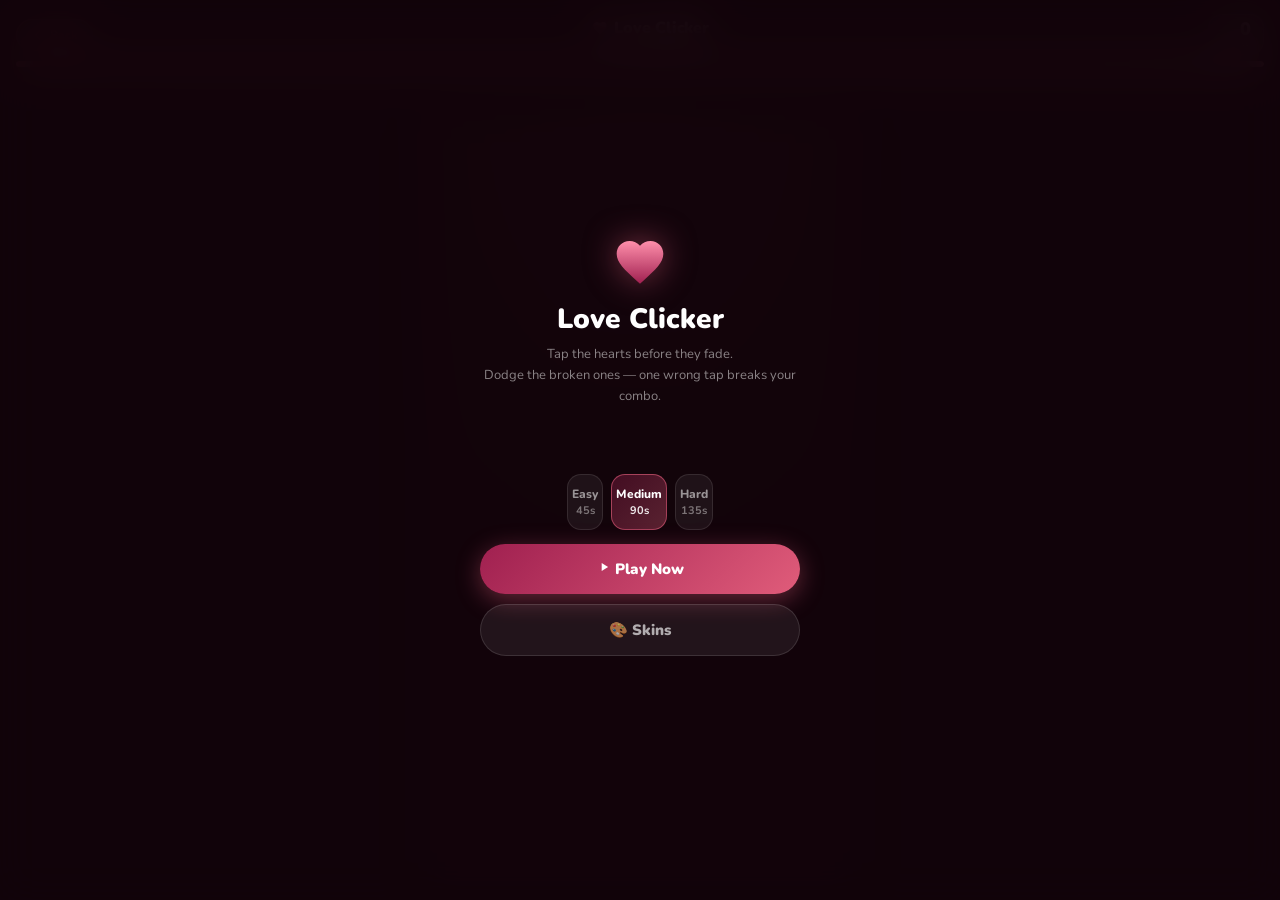
<file: clicker/index.html>
<!DOCTYPE html>
<html lang="en">
<head>
<meta charset="UTF-8">
<meta name="viewport" content="width=device-width, initial-scale=1.0, maximum-scale=1.0, user-scalable=no">
<title>Love Clicker</title>
<link rel="preconnect" href="https://fonts.googleapis.com">
<link href="https://fonts.googleapis.com/css2?family=Nunito:wght@600;700;800;900&display=swap" rel="stylesheet">
<link rel="stylesheet" href="clicker-styles.css">
</head>
<body>
<div id="loading-screen">
  <div class="loading-logo">
    <svg viewBox="0 0 24 24"><path d="M12 21.35l-1.45-1.32C5.4 15.36 2 12.27 2 8.5 2 5.41 4.42 3 7.5 3c1.74 0 3.41.81 4.5 2.08C13.09 3.81 14.76 3 16.5 3 19.58 3 22 5.41 22 8.5c0 3.77-3.4 6.86-8.55 11.53L12 21.35z"/></svg>
  </div>
  <div class="loading-title">Love Clicker</div>
  <div class="loading-sub">Tap &amp; Dodge</div>
  <div class="loading-bar-bg"><div class="loading-bar-fill" id="loading-bar"></div></div>
</div>

<canvas id="bg-canvas"></canvas>

<div id="game-wrap">
  <div id="hdr">
    <button id="back-btn" onclick="quitToMenu()">
      <svg class="btn-icon" viewBox="0 0 24 24"><path d="M15 5l-7 7 7 7" fill="none" stroke="currentColor" stroke-width="2.4" stroke-linecap="round" stroke-linejoin="round"/></svg>
      Back
    </button>
    <div id="title-area">
      <div id="game-title">
        <svg class="title-icon" viewBox="0 0 24 24">
          <defs><linearGradient id="gTitle" x1="0" y1="0" x2="0" y2="1"><stop offset="0" stop-color="#ff8fab"/><stop offset="1" stop-color="#e05c7a"/></linearGradient></defs>
          <path fill="url(#gTitle)" d="M12 21.35l-1.45-1.32C5.4 15.36 2 12.27 2 8.5 2 5.41 4.42 3 7.5 3c1.74 0 3.41.81 4.5 2.08C13.09 3.81 14.76 3 16.5 3 19.58 3 22 5.41 22 8.5c0 3.77-3.4 6.86-8.55 11.53L12 21.35z"/>
        </svg>
        Love Clicker
      </div>
      <div id="time-badge">90s</div>
    </div>
    <div id="score-area">
      <div id="score-val">0</div>
      <div id="score-lbl">Score</div>
    </div>
  </div>
  <div id="timer-track"><div id="timer-fill"></div></div>
  <div id="combo-bar">
    <div id="combo-pill">
      <div id="combo-ico">
        <svg viewBox="0 0 24 24">
          <defs><linearGradient id="gCombo" x1="0" y1="0" x2="0" y2="1"><stop offset="0" stop-color="#ff8fab"/><stop offset="1" stop-color="#e05c7a"/></linearGradient></defs>
          <path fill="url(#gCombo)" d="M12 21.35l-1.45-1.32C5.4 15.36 2 12.27 2 8.5 2 5.41 4.42 3 7.5 3c1.74 0 3.41.81 4.5 2.08C13.09 3.81 14.76 3 16.5 3 19.58 3 22 5.41 22 8.5c0 3.77-3.4 6.86-8.55 11.53L12 21.35z"/>
        </svg>
      </div>
      <div id="combo-txt">COMBO ×1</div>
    </div>
  </div>
  <div id="board-wrap">
    <div id="board"></div>
  </div>
</div>

<!-- MENU -->
<div class="overlay" id="ov-menu">
  <div class="ov-bg"></div>
  <div class="ov-content">
    <div class="ov-ico">
      <svg viewBox="0 0 24 24">
        <defs><linearGradient id="gMenuIco" x1="0" y1="0" x2="0" y2="1"><stop offset="0" stop-color="#ff8fab"/><stop offset="1" stop-color="#a02050"/></linearGradient></defs>
        <path fill="url(#gMenuIco)" d="M12 21.35l-1.45-1.32C5.4 15.36 2 12.27 2 8.5 2 5.41 4.42 3 7.5 3c1.74 0 3.41.81 4.5 2.08C13.09 3.81 14.76 3 16.5 3 19.58 3 22 5.41 22 8.5c0 3.77-3.4 6.86-8.55 11.53L12 21.35z"/>
      </svg>
    </div>
    <div class="ov-title">Love Clicker</div>
    <div class="ov-sub">Tap the hearts before they fade.<br>Dodge the broken ones — one wrong tap breaks your combo.</div>
    <div id="menu-best"></div>
    <div id="clicker-mode-picker" style="display:flex;gap:8px;margin:6px 0 14px">
      <button class="clicker-mode-btn" data-mode="easy"   onclick="selectClickerMode('easy')">Easy<br><span>45s</span></button>
      <button class="clicker-mode-btn on" data-mode="medium" onclick="selectClickerMode('medium')">Medium<br><span>90s</span></button>
      <button class="clicker-mode-btn" data-mode="hard"   onclick="selectClickerMode('hard')">Hard<br><span>135s</span></button>
    </div>
    <button class="ov-btn primary" onclick="startGame()">
      <svg class="btn-icon" viewBox="0 0 24 24"><path d="M8 5v14l11-7z" fill="currentColor"/></svg>
      Play Now
    </button>
    <button class="ov-btn ghost" onclick="openSkinsShop()">🎨 Skins</button>
  </div>
</div>

<!-- SKINS SHOP -->
<div class="overlay hidden" id="ov-skins">
  <div class="ov-bg" onclick="closeSkinsShop()"></div>
  <div class="ov-content" style="max-width:340px">
    <div class="ov-ico">🎨</div>
    <div class="ov-title" style="font-size:22px">Skins Shop</div>
    <div id="skins-pts-row" class="ov-sub" style="margin-bottom:14px">🪙 0 pts</div>
    <div class="skins-tabs">
      <button class="skins-tab on" data-sk="heart" onclick="skinsTab('heart')">Hearts</button>
      <button class="skins-tab" data-sk="combo" onclick="skinsTab('combo')">Combo FX</button>
      <button class="skins-tab" data-sk="hard" onclick="skinsTab('hard')">Hard Mode</button>
    </div>
    <div id="skins-list"></div>
    <button class="ov-btn ghost" style="margin-top:14px" onclick="closeSkinsShop()">Close</button>
  </div>
</div>

<!-- GAME OVER -->
<div class="overlay hidden" id="ov-gameover">
  <div class="ov-bg"></div>
  <div class="ov-content">
    <div class="ov-ico" id="go-ico"></div>
    <div class="ov-title">Time's Up!</div>
    <div class="ov-score-card">
      <div class="ov-score-big" id="go-score">0</div>
      <div class="ov-score-lbl">Final Score</div>
      <div class="ov-best-row">
        <div class="ov-best-ico" id="go-best-ico"></div>
        <div class="ov-best-txt" id="go-best-txt">New Best!</div>
      </div>
      <div class="ov-stats-row">
        <div class="ov-stat"><div class="ov-stat-val" id="go-tapped">0</div><div class="ov-stat-lbl">Hearts Tapped</div></div>
        <div class="ov-stat"><div class="ov-stat-val" id="go-combo">×1</div><div class="ov-stat-lbl">Best Combo</div></div>
        <div class="ov-stat"><div class="ov-stat-val" id="go-missed">0</div><div class="ov-stat-lbl">Missed/Wrong</div></div>
      </div>
    </div>
    <button class="ov-btn primary" onclick="startGame()">
      <svg class="btn-icon" viewBox="0 0 24 24"><path d="M8 5v14l11-7z" fill="currentColor"/></svg>
      Play Again
    </button>
    <button class="ov-btn ghost" onclick="showMenu()">
      <svg class="btn-icon" viewBox="0 0 24 24"><path d="M9 14l-5-5 5-5M4 9h9a5 5 0 0 1 5 5v4" fill="none" stroke="currentColor" stroke-width="2.2" stroke-linecap="round" stroke-linejoin="round"/></svg>
      Menu
    </button>
  </div>
</div>

<script src="clicker-script.js"></script>
</body>
</html>
</file>
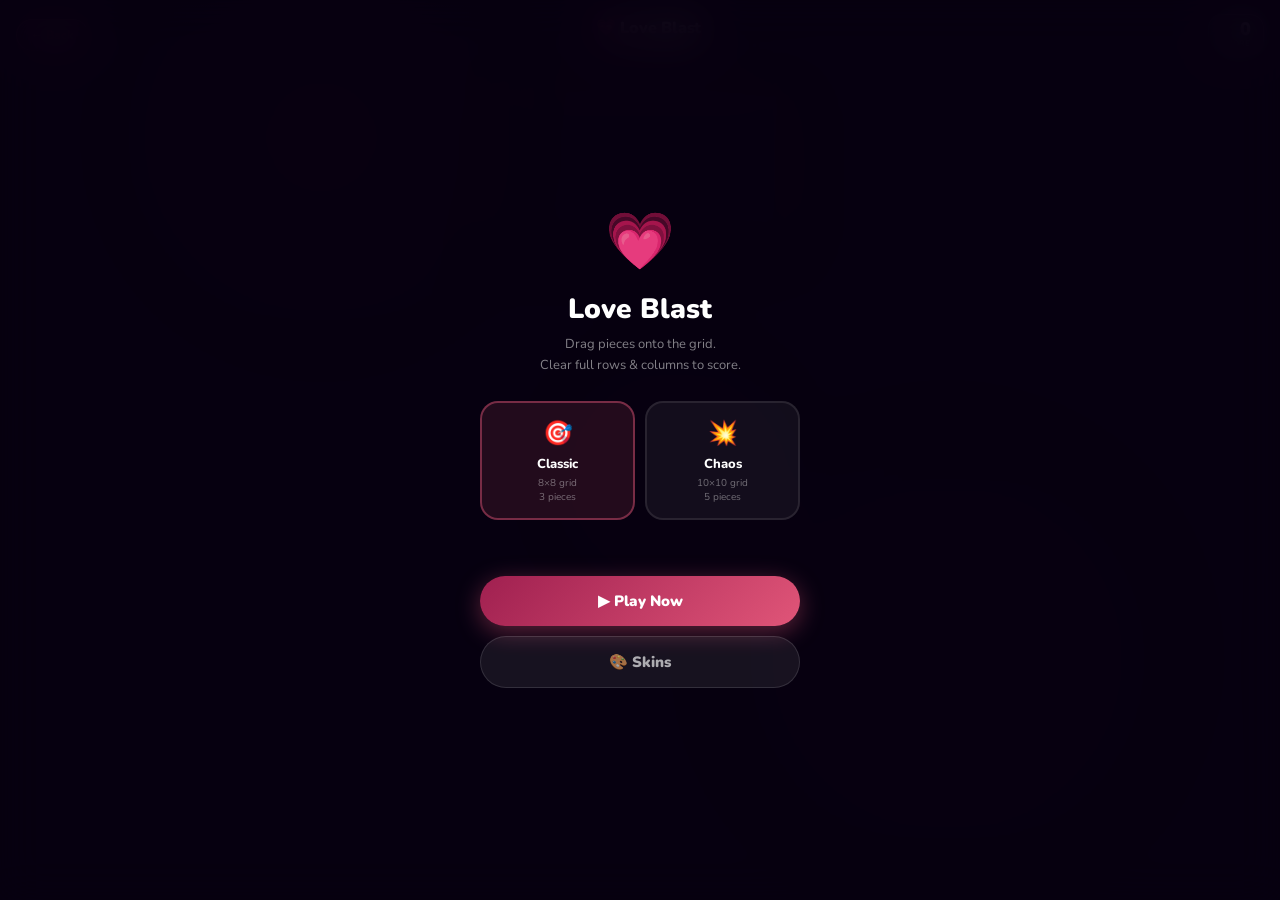
<file: loveblast/index.html>
<!DOCTYPE html>
<html lang="en">
<head>
<meta charset="UTF-8">
<meta name="viewport" content="width=device-width, initial-scale=1.0, user-scalable=no">
<title>Love Blast</title>
<link rel="preconnect" href="https://fonts.googleapis.com">
<link href="https://fonts.googleapis.com/css2?family=Nunito:wght@600;700;800;900&display=swap" rel="stylesheet">
<link rel="stylesheet" href="style.css">
</head>
<body>
<div id="loading-screen">
  <div class="loading-logo">
    <svg viewBox="0 0 24 24"><path d="M12 21.35l-1.45-1.32C5.4 15.36 2 12.27 2 8.5 2 5.41 4.42 3 7.5 3c1.74 0 3.41.81 4.5 2.08C13.09 3.81 14.76 3 16.5 3 19.58 3 22 5.41 22 8.5c0 3.77-3.4 6.86-8.55 11.53L12 21.35z"/></svg>
  </div>
  <div class="loading-title">Love Blast</div>
  <div class="loading-sub">Block Puzzle</div>
  <div class="loading-bar-bg"><div class="loading-bar-fill" id="loading-bar"></div></div>
</div>
<canvas id="bg-canvas"></canvas>
<div id="game-wrap">
  <div id="hdr">
    <button id="back-btn" onclick="showMenu()">← Back</button>
    <div id="title-area">
      <div id="game-title">💗 Love Blast</div>
      <div id="mode-badge">Classic Mode</div>
    </div>
    <div id="score-area">
      <div id="score-val">0</div>
      <div id="score-lbl">Score</div>
    </div>
  </div>
  <div id="combo-bar">
    <div id="combo-pill">
      <div id="combo-ico">💗</div>
      <div id="combo-txt">COMBO ×2</div>
    </div>
  </div>
  <div id="grid-wrap">
    <canvas id="grid-canvas"></canvas>
    <canvas id="flash-canvas"></canvas>
  </div>
  <div id="hand-wrap"></div>
  <div id="drag-ghost"><canvas id="ghost-canvas"></canvas></div>
</div>

<!-- MENU -->
<div class="overlay" id="ov-menu">
  <div class="ov-bg"></div>
  <div class="ov-content">
    <div class="ov-ico">💗</div>
    <div class="ov-title">Love Blast</div>
    <div class="ov-sub">Drag pieces onto the grid.<br>Clear full rows &amp; columns to score.</div>
    <div class="mode-cards">
      <div class="mode-card on" id="mc-classic" onclick="selectMode('classic')">
        <div class="mode-card-ico">🎯</div>
        <div class="mode-card-name">Classic</div>
        <div class="mode-card-desc">8×8 grid<br>3 pieces</div>
      </div>
      <div class="mode-card" id="mc-chaos" onclick="selectMode('chaos')">
        <div class="mode-card-ico">💥</div>
        <div class="mode-card-name">Chaos</div>
        <div class="mode-card-desc">10×10 grid<br>5 pieces</div>
      </div>
    </div>
    <div id="menu-best"></div>
    <button class="ov-btn primary" onclick="startGame()">▶ Play Now</button>
    <button class="ov-btn ghost" onclick="openSkinsShop()">🎨 Skins</button>
  </div>
</div>

<!-- SKINS SHOP -->
<div class="overlay hidden" id="ov-skins">
  <div class="ov-bg" onclick="closeSkinsShop()"></div>
  <div class="ov-content" style="max-width:340px">
    <div class="ov-ico">🎨</div>
    <div class="ov-title" style="font-size:22px">Skins Shop</div>
    <div id="skins-pts-row" class="ov-sub" style="margin-bottom:14px">🪙 0 pts</div>
    <div class="skins-tabs">
      <button class="skins-tab on" data-sk="color" onclick="skinsTab('color')">Colors</button>
      <button class="skins-tab" data-sk="shape" onclick="skinsTab('shape')">Shapes</button>
      <button class="skins-tab" data-sk="fx" onclick="skinsTab('fx')">Effects</button>
    </div>
    <div id="skins-list"></div>
    <button class="ov-btn ghost" style="margin-top:14px" onclick="closeSkinsShop()">Close</button>
  </div>
</div>

<!-- GAME OVER -->
<div class="overlay hidden" id="ov-gameover">
  <div class="ov-bg"></div>
  <div class="ov-content">
    <div class="ov-ico">💔</div>
    <div class="ov-title">No More Moves</div>
    <div class="ov-score-card">
      <div class="ov-score-big" id="go-score">0</div>
      <div class="ov-score-lbl">Final Score</div>
      <div class="ov-best-row">
        <div class="ov-best-ico" id="go-best-ico">🏆</div>
        <div class="ov-best-txt" id="go-best-txt">New Best!</div>
      </div>
    </div>
    <button class="ov-btn primary" onclick="startGame()">▶ Play Again</button>
    <button class="ov-btn ghost" onclick="showMenu()">↩ Menu</button>
  </div>
</div>


<script src="script.js"></script>
</body>
</html>
</file>
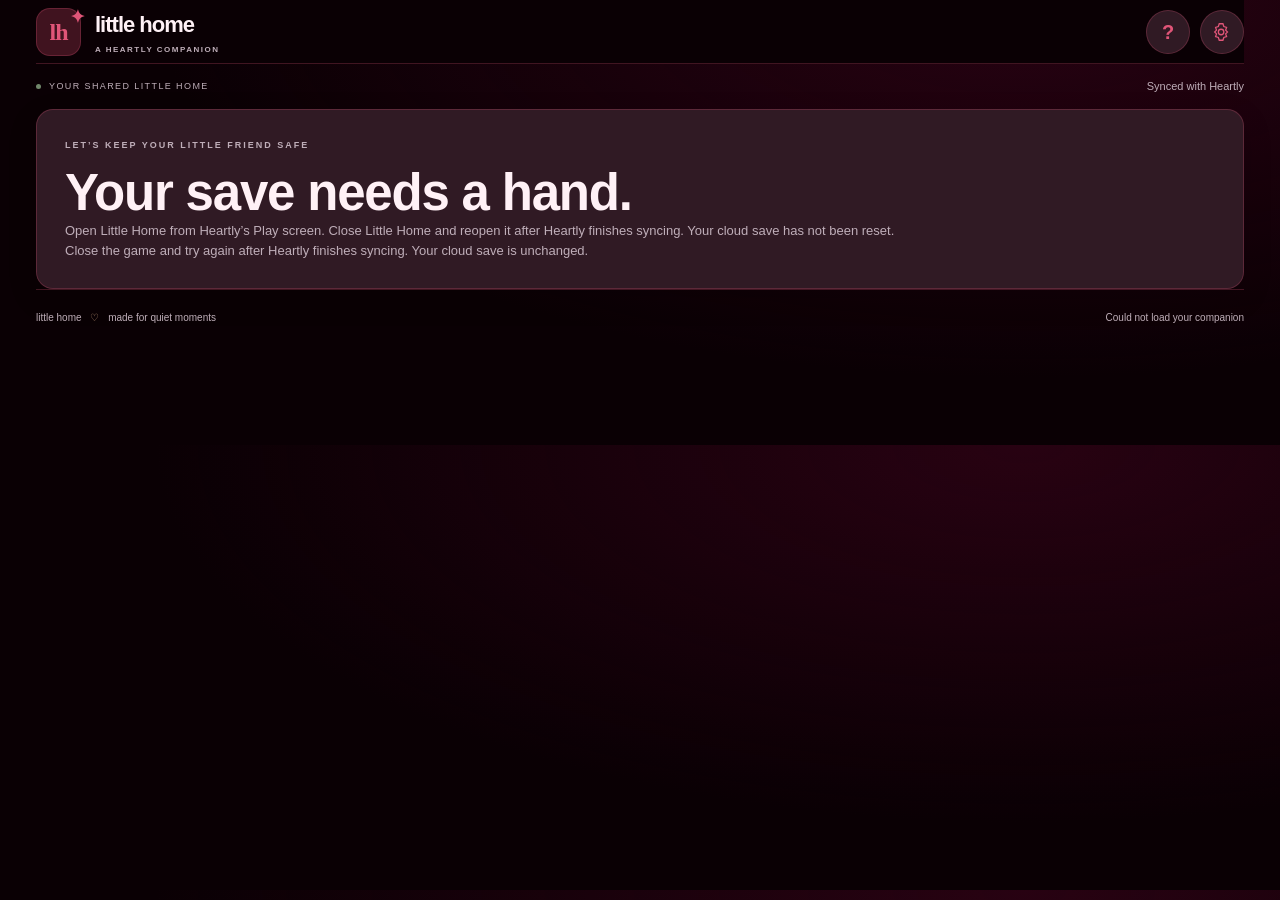
<file: pet/index.html>
<!doctype html>
<html lang="en"><head><meta charset="utf-8"><meta name="viewport" content="width=device-width,initial-scale=1,viewport-fit=cover"><meta name="theme-color" content="#180209"><meta name="description" content="Your shared Heartly pet. A small home for a little companion."><title>Little Home · Heartly Pet</title><link rel="stylesheet" href="style.css"><link rel="stylesheet" href="heartly.css"><link rel="stylesheet" href="enhance.css"><link rel="stylesheet" href="designer.css"><link rel="stylesheet" href="room-view.css"><link rel="stylesheet" href="care.css"><script defer src="config.js"></script><script defer src="content.js"></script><script defer src="layout.js"></script><script defer src="core.js"></script><script defer src="adapters.js"></script><script defer src="game.js"></script><script defer src="studio.js"></script><script defer src="enhance.js"></script><script defer src="designer.js"></script><script defer src="movement.js"></script><script defer src="room-life.js"></script><script defer src="room-view.js"></script><script defer src="help.js"></script></head>
<body>
  <div class="app-shell">
    <header class="app-header"><a href="#room" class="brand" aria-label="Little Home, go to room"><span class="brand-mark" aria-hidden="true">lh<span>✦</span></span><span>little home<small>A HEARTLY COMPANION</small></span></a><button id="open-settings" class="round" aria-label="Pet settings"><svg viewBox="0 0 24 24"><path d="m9 3-1 3-3 1 1 3-2 2 2 2-1 3 3 1 1 3h4l1-3 3-1-1-3 2-2-2-2 1-3-3-1-1-3z"/><circle cx="11" cy="12" r="3"/></svg></button></header>
    <div class="test-ribbon"><span class="dot"></span> YOUR SHARED LITTLE HOME <span>Synced with Heartly</span></div>
    <main>
      <section id="welcome" class="welcome" hidden>
        <div class="welcome-copy"><p class="eyebrow">A LITTLE PLACE TO BELONG</p><h1>Small paws.<br>Big little feelings.</h1><p>A sunny corner, a soft place to land, and a friend who’s always happy you’re here.</p><form id="adopt-form"><label for="pet-name">What should we call your companion?</label><input id="pet-name" name="name" maxlength="24" placeholder="Mochi" autocomplete="off" required><button class="primary" type="submit">Bring them home <span>↗</span></button></form><p class="fine">Choose food and a care kit for daily care. Room items use your shared Heartly points.</p></div>
        <div class="welcome-art"><div class="sun-disc"></div><div class="welcome-window"><span></span><i></i></div><div class="welcome-cat sprite" aria-label="A small cream cat"></div><span class="welcome-caption">YOUR LITTLE COMPANION IS WAITING</span><div class="leaf leaf-one"></div><div class="leaf leaf-two"></div></div>
      </section>
      <section id="game" hidden>
        <div class="page-heading"><div><p class="eyebrow">A LITTLE CARE, EVERY DAY</p><h1 id="page-title">Home, sweet little home.</h1><p id="page-description">There’s someone happy to see you.</p></div><div class="wallet"><span class="coin">✦</span><div><strong id="balance">1,000</strong><small>HEARTLY POINTS</small></div></div></div>
        <section id="room-view" class="view">
          <div class="home-grid"><div class="room-column"><div id="room" class="room" data-theme="starter"><div class="room-wash"></div><div class="room-meta"><span class="room-name">THE SUNNY ROOM</span><span id="room-weather">A good day to be cozy ☀</span></div><div class="window"><div class="sky"><i class="cloud"></i><span class="window-sun"></span></div><span class="window-cross"></span><span class="sill"></span></div><div class="wall-picture"><span>♡</span></div><div class="room-rug"></div><div id="room-bed" class="item-sprite item-bed" hidden></div><div id="room-plant" class="item-sprite item-plant" hidden></div><div id="room-toy" class="item-sprite item-yarn" hidden></div><button id="pet-sprite" class="pet-sprite sprite" aria-label="Pet your cat"></button><span id="pet-speech" class="pet-speech" hidden></span><div id="room-mess" class="room-mess" hidden><span>·</span><span>·</span><span>·</span></div><div class="room-footer"><span id="pet-mood">Happy to be home</span><span id="pet-state-badge">AT HOME</span></div></div><p class="scene-note"><span>♡</span> Tap your cat to play using the selected toy.</p></div>
          <aside class="care-panel"><div class="pet-heading"><div><p class="eyebrow">YOUR COMPANION</p><h2 id="pet-display-name">Mochi</h2></div><span id="bond-badge" class="bond-badge">BOND 1</span></div><p id="mood-copy">Happy to be home.</p><div id="needs" class="needs"></div><div class="supply-choices"><label>Meal<select id="food-select"></select></label><label>Care kit<select id="kit-select"></select></label><label>Cat toy · one use<select id="toy-select"></select></label></div><div class="care-actions"><button data-care="feed"><span>⌑</span><strong>Feed</strong><small>FREE</small></button><button data-care="play"><span>✧</span><strong>Play</strong><small>FREE</small></button><button data-care="clean"><span>❋</span><strong>Care</strong><small>FREE</small></button><button data-care="sleep"><span>☾</span><strong id="sleep-label">Sleep</strong><small>FREE</small></button></div><button id="water" class="water-button">Freshen the water <span>Free · no stat change</span></button><div class="bond-info"><div><span id="bond-description">Getting to know each other</span><strong id="bond-xp">0 / 50 XP</strong></div><div class="thin-track"><i id="bond-bar"></i></div></div></aside></div>
          <section class="daily-card"><div class="daily-icon">✦</div><div class="daily-copy"><p class="eyebrow">THE EVERYDAY LITTLE THINGS</p><h2>A little care, rewarded.</h2><div id="daily-checks" class="daily-checks"></div></div><button id="claim" class="secondary">Collect 50 points</button></section>
          <section id="care-guide" class="care-guide"><div><p class="eyebrow">A LITTLE SUGGESTION</p><h2 id="care-guide-title">What now?</h2><p id="care-guide-copy">Your cat will let you know what they need.</p></div><button id="care-guide-action" class="secondary" hidden>Care for your cat</button></section>
          <section class="room-invite"><div><p class="eyebrow">MAKE IT FEEL LIKE HOME</p><h2>A soft bed. A favorite toy.<br>A little more you.</h2><a class="text-link" href="#shop">Explore the little shop <span>↗</span></a></div><div class="invite-items"><div class="item-sprite item-bed"></div><div class="item-sprite item-yarn"></div></div></section>
        </section>
        <section id="shop-view" class="view" hidden><div class="section-heading"><div><p class="eyebrow">SMALL THINGS, MUCH JOY</p><h2>The little shop.</h2></div><a href="#room" class="text-link">Back home ↗</a></div><nav id="shop-filters" class="filters" aria-label="Shop categories"><button data-filter="all" aria-pressed="true">Everything</button><button data-filter="treats" aria-pressed="false">Supplies</button><button data-filter="toys" aria-pressed="false">Toys</button><button data-filter="room" aria-pressed="false">For the room</button><button data-filter="favorites" aria-pressed="false">♡ Favorites</button></nav><label class="catalog-sort-label">Sort shop<select id="shop-sort"><option value="featured">Featured first</option><option value="price-low">Lowest price</option><option value="price-high">Highest price</option><option value="name">Name A–Z</option></select></label><div id="shop-grid" class="shop-grid"></div><p class="fine">Everything here uses Heartly points. Food, care kits and cat toys are single-use supplies. Buy a bed for bedtime.</p></section>
        <section id="inventory-view" class="view" hidden><div class="section-heading"><div><p class="eyebrow">THE THINGS THAT MAKE IT YOURS</p><h2>Your little collection.</h2></div><a href="#shop" class="text-link">Visit the shop ↗</a></div><div class="starter-card"><span class="starter-swatch"></span><div><strong>The sunny room</strong><p>Your first little place.</p></div><button id="starter-theme" class="secondary">Use room</button></div><label class="collection-favorites"><input id="inventory-favorites-only" type="checkbox">Show my favorites only</label><div id="inventory-grid" class="shop-grid"></div><p id="inventory-empty" class="empty">Your collection is waiting for its first little find. The shop has treats, toys and cozy things.</p></section>
        <section id="details-view" class="view" hidden><div class="details-grid"><section class="paper-card"><p class="eyebrow">A FRIENDSHIP IN THE MAKING</p><h2 id="detail-name">Your companion</h2><p id="detail-age"></p><form id="rename-form"><label for="rename-input">Companion’s name</label><div class="input-row"><input id="rename-input" maxlength="24" required><button class="secondary">Save name</button></div></form><div class="vacation-card"><h3>A little holiday?</h3><p>Pause their needs while you’re away. Care and reward progress pause too.</p><button id="vacation" class="secondary">Start vacation</button></div><div id="milestones" class="milestones"></div></section></div></section>
      </section>
      <section id="recovery" class="paper-card" hidden><p class="eyebrow">LET’S KEEP YOUR LITTLE FRIEND SAFE</p><h1>Your save needs a hand.</h1><p id="recovery-message"></p><p>Close the game and try again after Heartly finishes syncing. Your cloud save is unchanged.</p></section>
    </main>
    <footer class="site-footer"><span>little home <span>♡</span> made for quiet moments</span><span id="save-status" role="status">Synced with Heartly</span></footer>
    <nav id="bottom-nav" class="bottom-nav" aria-label="Game screens" hidden><a href="#room" data-page="room"><span>⌂</span>Home</a><a href="#shop" data-page="shop"><span>♧</span>Shop</a><a href="#inventory" data-page="inventory"><span>▧</span>Collection</a><a href="#details" data-page="details"><span>♡</span>Companion</a></nav>
  </div>
  <dialog id="purchase-dialog"><button class="dialog-x" data-close aria-label="Close purchase">×</button><p class="eyebrow">A LITTLE SOMETHING FOR HOME</p><div id="purchase-preview" class="purchase-preview"></div><h2 id="purchase-name"></h2><p id="purchase-description"></p><div class="purchase-total"><span id="purchase-cost"></span><span id="purchase-balance"></span></div><p id="purchase-error" role="alert" class="error" hidden></p><button id="confirm-purchase" class="primary">Bring it home</button><button class="text-button" data-close>Maybe later</button></dialog>
  <dialog id="settings-dialog"><button class="dialog-x" data-close aria-label="Close settings">×</button><p class="eyebrow">YOUR LITTLE PREFERENCES</p><h2>A comfortable space.</h2><label class="switch-row">Gentle sound<input id="sound-toggle" type="checkbox"></label><label class="switch-row">Haptic feedback<input id="haptic-toggle" type="checkbox"></label><p class="fine">Sound starts only after you enable it. Reduced motion follows your device preference.</p><div id="appearance-anchor"></div><p class="fine">Your companion, room and collection sync with Heartly. Cloud backups include your pet.</p></dialog>

  <div id="toast" role="status" aria-live="polite"></div>
</body></html>
</file>
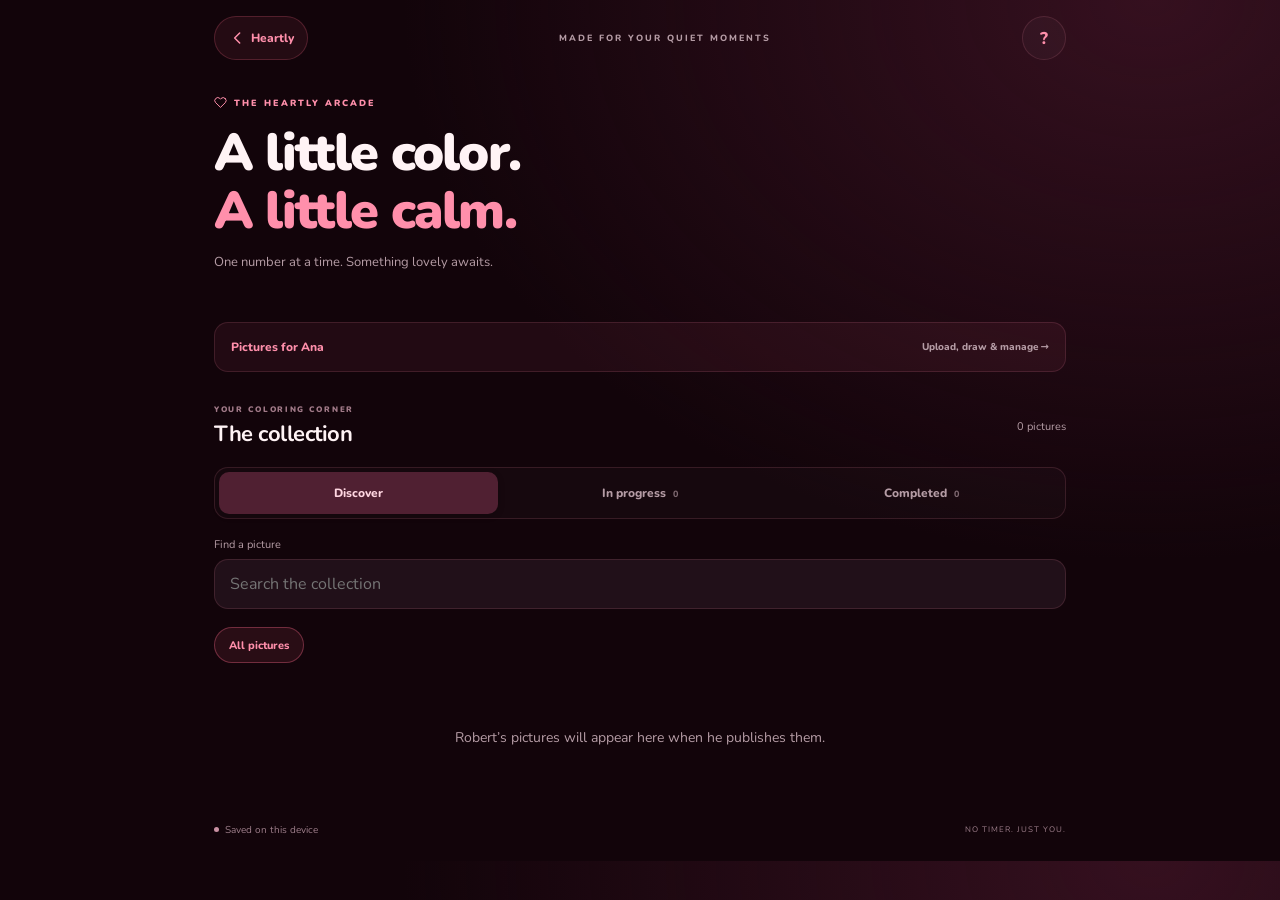
<file: pixelart/index.html>
<!doctype html>
<html lang="en">
<head>
  <meta charset="utf-8">
  <meta name="viewport" content="width=device-width, initial-scale=1, viewport-fit=cover">
  <meta name="theme-color" content="#12040a">
  <title>Pixel Art · Heartly</title>
  <link rel="preconnect" href="https://fonts.googleapis.com">
  <link href="https://fonts.googleapis.com/css2?family=Nunito:wght@600;700;800;900&display=swap" rel="stylesheet">
  <link rel="stylesheet" href="style.css">
  <link rel="stylesheet" href="creator.css">
  <script defer src="catalog.js"></script>
  <script defer src="core.js"></script>
  <script defer src="importer.js"></script>
  <script defer src="script.js"></script>
  <script defer src="creator.js"></script>
</head>
<body>
  <svg class="symbol-bank" xmlns="http://www.w3.org/2000/svg" aria-hidden="true"><defs>
    <symbol id="i-back" viewBox="0 0 24 24"><path d="m14 6-6 6 6 6"/></symbol>
    <symbol id="i-heart" viewBox="0 0 24 24"><path d="M20.8 4.6a5.5 5.5 0 0 0-7.8 0L12 5.7l-1.1-1.1a5.5 5.5 0 0 0-7.8 7.8L12 21l8.8-8.6a5.5 5.5 0 0 0 0-7.8Z"/></symbol>
    <symbol id="i-grid" viewBox="0 0 24 24"><rect x="3" y="3" width="7" height="7" rx="2"/><rect x="14" y="3" width="7" height="7" rx="2"/><rect x="3" y="14" width="7" height="7" rx="2"/><rect x="14" y="14" width="7" height="7" rx="2"/></symbol>
    <symbol id="i-check" viewBox="0 0 24 24"><path d="m5 12 4 4L19 6"/></symbol>
    <symbol id="i-brush" viewBox="0 0 24 24"><path d="m14 5 5-3 3 3-11 11-4-4 7-7ZM7 14c-4 0-1 6-5 7 5 1 9-1 8-4"/></symbol>
    <symbol id="i-hand" viewBox="0 0 24 24"><path d="M8 12V5a2 2 0 0 1 4 0v6-8a2 2 0 0 1 4 0v8-5a2 2 0 0 1 4 0v10c0 4-3 6-7 6-3 0-5-2-7-4l-4-5c-1-2 1-4 3-2l3 3"/></symbol>
    <symbol id="i-fill" viewBox="0 0 24 24"><path d="m4 10 8-8 9 9-9 9-9-9 1-1ZM7 2l8 8M4 11h17M21 17s-3 3-3 4a3 3 0 0 0 6 0c0-1-3-4-3-4Z"/></symbol>
    <symbol id="i-hint" viewBox="0 0 24 24"><path d="M9 18h6M9 21h6M8 14a7 7 0 1 1 8 0c-1 1-1 2-1 2H9s0-1-1-2Z"/></symbol>
    <symbol id="i-fit" viewBox="0 0 24 24"><path d="M8 3H3v5m13-5h5v5M3 16v5h5m13-5v5h-5"/></symbol>
    <symbol id="i-download" viewBox="0 0 24 24"><path d="M12 3v12m-5-5 5 5 5-5M4 17v4h16v-4"/></symbol>
    <symbol id="i-close" viewBox="0 0 24 24"><path d="m6 6 12 12M6 18 18 6"/></symbol>
  </defs></svg>
  <main id="library" class="library">
    <header class="topbar"><button id="exit" class="pill"><svg><use href="#i-back"/></svg>Heartly</button><span class="brand">MADE FOR YOUR QUIET MOMENTS</span><button id="help" class="icon-button" aria-label="How to play">?</button></header>
    <section class="intro"><div class="eyebrow"><svg><use href="#i-heart"/></svg> THE HEARTLY ARCADE</div><h1>A little color.<br><span>A little calm.</span></h1><p>One number at a time. Something lovely awaits.</p></section>
    <section class="featured" aria-label="Featured picture"><div class="featured-copy"><span id="feature-tag" class="eyebrow">YOUR NEXT LITTLE ESCAPE</span><h2 id="feature-title"></h2><p id="feature-description"></p><button id="feature-play" class="primary">Start coloring <span>→</span></button></div><div class="featured-art"><canvas id="feature-preview" width="256" height="256" aria-hidden="true"></canvas><span id="feature-size"></span></div></section>
    <button id="my-artwork" class="secondary creator-entry">Pictures for Ana <span>Upload, draw &amp; manage →</span></button>
    <div class="collection-heading"><div><span class="eyebrow">YOUR COLORING CORNER</span><h2>The collection</h2></div><span id="collection-count" class="count"></span></div>
    <nav class="segments" aria-label="Artwork collection"><button class="active" data-view="all" aria-pressed="true">Discover</button><button data-view="progress" aria-pressed="false">In progress <span id="progress-count">0</span></button><button data-view="done" aria-pressed="false">Completed <span id="done-count">0</span></button></nav>
    <label class="picture-search">Find a picture<input id="picture-search" type="search" placeholder="Search the collection" autocomplete="off"></label>
    <div id="categories" class="categories" aria-label="Picture categories"></div>
    <div id="gallery" class="gallery"></div>
    <p id="empty" class="empty" hidden></p>
    <footer class="library-footer"><span class="status-dot"></span><span id="library-save">Saved on this device</span><span>NO TIMER. JUST YOU.</span></footer>
  </main>
  <section id="studio" class="studio" hidden aria-label="Coloring studio">
    <header class="studio-header"><button id="back" class="pill"><svg><use href="#i-back"/></svg>Library</button><div><h1 id="art-title"></h1><span id="save-status" role="status">Saved on this device</span></div><button id="studio-help" class="icon-button" aria-label="Coloring help">?</button></header>
    <div class="progress-row"><span id="paint-label">MAKE A LITTLE PROGRESS</span><span id="percent">0%</span></div><div class="progress-track"><div id="progress-fill"></div></div>
    <div class="canvas-wrap" id="canvas-wrap"><canvas id="pixel-canvas" tabindex="0" aria-label="Coloring canvas. Arrow keys move, Space paints the focused cell. Select a numbered color below."></canvas><div class="zoom-controls"><button id="zoom-out" aria-label="Zoom out">−</button><button id="fit" aria-label="Fit picture"><svg><use href="#i-fit"/></svg></button><button id="zoom-in" aria-label="Zoom in">+</button></div><span id="zoom-label">100%</span></div>
    <div class="studio-bottom"><div class="tool-row" role="group" aria-label="Coloring tools"><button class="tool active" data-tool="paint" aria-pressed="true"><svg><use href="#i-brush"/></svg><span>Paint</span></button><button class="tool" data-tool="fill" aria-pressed="false"><svg><use href="#i-fill"/></svg><span>Fill · 100 pts</span></button><div class="tool-divider"></div><button id="hint" class="tool"><svg><use href="#i-hint"/></svg><span>Find · 50 pts</span></button></div><p id="ability-balance" class="gesture-hint" role="status"></p><div class="palette-heading"><span id="color-instruction">CHOOSE A NUMBER</span><span id="remaining"></span></div><div id="palette" class="palette" role="group" aria-label="Numbered colors"></div><p class="gesture-hint">Drag matching cells to color · Drag elsewhere to move · Pinch to zoom</p></div>
  </section>
  <dialog id="help-dialog"><button class="dialog-close icon-button" aria-label="Close help"><svg><use href="#i-close"/></svg></button><div class="dialog-mark"><svg><use href="#i-brush"/></svg></div><span class="eyebrow">A MOMENT FOR YOU</span><h2>Find your flow.</h2><p>Pick a numbered color, then paint its matching squares. Drag across them to keep coloring.</p><ul><li><b>Zoom in</b> with two fingers, the + button, or your scroll wheel.</li><li><b>Move</b> with two fingers, or drag from a colored square, a different number, or outside the picture.</li><li><b>Fill</b> costs 100 points per connected group of matching squares. Select Fill, then tap a matching square. Each use returns to free Paint.</li><li><b>Find a cell</b> costs 50 points and takes you to the next square for your color, then returns to free Paint.</li></ul><p class="muted">Progress saves automatically. Each picture earns Heartly points once. Replays earn no extra points; paid tools still cost points. Developer previews are free.</p><button class="primary dialog-close">Let’s color</button></dialog>
  <dialog id="complete-dialog"><span class="eyebrow">ONE LITTLE MASTERPIECE</span><h2>Look what you made.</h2><canvas id="completed-preview" width="256" height="256" aria-hidden="true"></canvas><p id="complete-title"></p><div id="reward-note" class="reward-note"></div><button id="complete-library" class="primary">Back to collection <span>→</span></button><button id="download" class="secondary"><svg><use href="#i-download"/></svg>Save picture</button><button id="replay" class="text-button">Color it again · no extra points</button></dialog>
  <div id="toast" role="status" aria-live="polite"></div>
</body>
</html>
</file>
<file: clicker/clicker-styles.css>
*{margin:0;padding:0;box-sizing:border-box;-webkit-tap-highlight-color:transparent;user-select:none;-webkit-user-select:none}
html,body{width:100%;height:100%;overflow:hidden;touch-action:none;background:#12040a;font-family:'Nunito',system-ui,sans-serif}

/* ── BACKGROUND ── */
#bg-canvas{position:fixed;inset:0;z-index:0;pointer-events:none}

/* ── WRAP ── */
#game-wrap{
  position:relative;z-index:1;
  width:100%;height:100%;
  display:flex;flex-direction:column;align-items:center;
  padding:max(env(safe-area-inset-top),10px) 0 max(env(safe-area-inset-bottom),8px);
}

/* ── HEADER ── */
#hdr{
  width:100%;display:flex;align-items:center;
  padding:4px 16px 6px;flex-shrink:0;gap:8px;
}
#back-btn{
  display:flex;align-items:center;gap:5px;
  background:rgba(224,92,122,.12);border:1px solid rgba(224,92,122,.25);
  border-radius:999px;padding:7px 14px;
  color:rgba(224,92,122,.9);font-size:12px;font-weight:800;
  font-family:'Nunito',sans-serif;cursor:pointer;transition:all .2s;flex-shrink:0;
}
#back-btn:active{transform:scale(.94);background:rgba(224,92,122,.22)}
#title-area{flex:1;display:flex;flex-direction:column;align-items:center}
#game-title{
  display:flex;align-items:center;gap:6px;
  font-size:16px;font-weight:900;color:#fff;letter-spacing:-.2px;
  text-shadow:0 0 20px rgba(224,92,122,.5);
}
.title-icon{width:16px;height:16px;flex-shrink:0;filter:drop-shadow(0 0 6px rgba(224,92,122,.6));animation:hb 2.4s ease infinite}
.btn-icon{width:14px;height:14px;flex-shrink:0}
#time-badge{
  font-size:9px;font-weight:800;letter-spacing:1.5px;text-transform:uppercase;
  color:rgba(224,92,122,.7);margin-top:1px;
  font-variant-numeric:tabular-nums;
}
#time-badge.urgent{color:rgba(255,120,90,.95);animation:pulseUrgent .6s ease infinite}
@keyframes pulseUrgent{0%,100%{opacity:1}50%{opacity:.5}}
#score-area{
  display:flex;flex-direction:column;align-items:flex-end;flex-shrink:0;
  background:rgba(255,255,255,.05);border:1px solid rgba(255,255,255,.08);
  border-radius:14px;padding:5px 12px;
}
#score-val{
  font-size:18px;font-weight:900;color:#fff;line-height:1;
  font-variant-numeric:tabular-nums;transition:transform .15s;
}
#score-val.bump{transform:scale(1.25)}
#score-val.bad{color:#ff7a6b}
#score-lbl{font-size:8px;color:rgba(255,255,255,.35);font-weight:700;letter-spacing:.8px;text-transform:uppercase}

/* ── TIMER TRACK ── */
#timer-track{
  width:calc(100% - 32px);height:6px;border-radius:999px;
  background:rgba(255,255,255,.08);overflow:hidden;flex-shrink:0;margin-bottom:6px;
}
#timer-fill{
  height:100%;width:100%;border-radius:999px;
  background:linear-gradient(90deg,#e05c7a,#ff8fab);
  transition:width .2s linear,background .3s;
}
#timer-fill.urgent{background:linear-gradient(90deg,#ff5544,#ff9977)}

/* ── COMBO ── */
#combo-bar{
  width:100%;display:flex;align-items:center;justify-content:center;
  padding:0 16px 6px;min-height:20px;flex-shrink:0;
}
#combo-pill{
  display:flex;align-items:center;gap:6px;
  background:linear-gradient(90deg,rgba(224,92,122,.18),rgba(160,32,80,.12));
  border:1px solid rgba(224,92,122,.3);border-radius:999px;
  padding:4px 12px;opacity:0;transform:scale(.8);
  transition:all .25s cubic-bezier(.36,.07,.19,.97);pointer-events:none;
}
#combo-pill.show{opacity:1;transform:scale(1)}
#combo-pill.max{background:linear-gradient(90deg,rgba(245,200,112,.25),rgba(224,92,122,.18));border-color:rgba(245,200,112,.5)}
#combo-ico{width:14px;height:14px;display:flex}
#combo-ico svg{width:100%;height:100%}
#combo-txt{font-size:11px;font-weight:800;color:rgba(224,92,122,.95);white-space:nowrap}
#combo-pill.max #combo-txt{color:rgba(245,200,112,.95)}
#combo-pill.pulse{animation:comboPulse .32s cubic-bezier(.36,1.4,.5,1)}
@keyframes comboPulse{0%{transform:scale(1)}35%{transform:scale(1.22)}100%{transform:scale(1)}}
#combo-pill.max{box-shadow:0 0 18px rgba(245,200,112,.35)}

/* ── BOARD ── */
#board-wrap{
  position:relative;flex:1;width:100%;
  padding:6px 12px 12px;display:flex;justify-content:center;
}
#board{
  position:relative;width:100%;max-width:420px;height:100%;
  border-radius:22px;overflow:hidden;
  background:radial-gradient(120% 100% at 50% 0%,rgba(224,92,122,.08),transparent 60%),rgba(255,255,255,.025);
  box-shadow:0 0 0 1px rgba(224,92,122,.14),0 8px 40px rgba(0,0,0,.6);
}

/* Spawned targets */
.tgt{
  position:absolute;
  display:flex;align-items:center;justify-content:center;
  border:none;background:none;cursor:pointer;
  transform:translate(-50%,-50%) scale(0);
  animation:tgtIn .18s cubic-bezier(.36,1.4,.5,1) forwards;
  filter:drop-shadow(0 4px 14px rgba(0,0,0,.35));
}
@keyframes tgtIn{to{transform:translate(-50%,-50%) scale(1)}}
.tgt svg{width:100%;height:100%;pointer-events:none}
.tgt.shrinking{transition:transform linear}
.tgt.hit{animation:tgtHit .22s ease forwards !important}
@keyframes tgtHit{to{transform:translate(-50%,-50%) scale(1.6);opacity:0}}
.tgt.expired{animation:tgtExpire .22s ease forwards !important}
@keyframes tgtExpire{to{transform:translate(-50%,-50%) scale(.5);opacity:0}}

.tgt-golden{animation:tgtIn .18s cubic-bezier(.36,1.4,.5,1) forwards, goldPulse 1s ease-in-out .18s infinite}
@keyframes goldPulse{
  0%,100%{filter:drop-shadow(0 4px 14px rgba(0,0,0,.35)) drop-shadow(0 0 8px rgba(245,200,112,.55))}
  50%{filter:drop-shadow(0 4px 14px rgba(0,0,0,.35)) drop-shadow(0 0 20px rgba(245,200,112,.95))}
}
.tgt-decoy{filter:drop-shadow(0 4px 14px rgba(0,0,0,.4)) grayscale(.1) brightness(.92)}

/* ── PARTICLES / FLOATERS ── */
.particle{
  position:absolute;pointer-events:none;z-index:800;
  border-radius:50%;transform:translate(-50%,-50%);
  animation:particleFly var(--dur,.8s) ease-out forwards;
}
.particle-glyph{
  border-radius:0;background:none;font-weight:900;line-height:1;
}
@keyframes particleFly{
  0%{transform:translate(-50%,-50%) scale(1);opacity:1}
  100%{transform:translate(calc(-50% + var(--tx,0px)),calc(-50% + var(--ty,-80px))) scale(0);opacity:0}
}

/* Hard Mode Aura cosmetic — subtle pulsing red-gold border glow around
   the whole game area, only shown when owned + actually playing Hard */
#game-wrap.hard-aura{
  box-shadow: inset 0 0 0 2px rgba(224,72,72,.5), inset 0 0 60px rgba(224,72,72,.18);
  animation: hardAuraPulse 2.4s ease-in-out infinite;
}
@keyframes hardAuraPulse{
  0%,100%{box-shadow: inset 0 0 0 2px rgba(224,72,72,.4), inset 0 0 50px rgba(224,72,72,.14)}
  50%{box-shadow: inset 0 0 0 2px rgba(245,140,60,.6), inset 0 0 70px rgba(245,140,60,.22)}
}

/* Tap ripple */
.tap-ripple{
  position:absolute;width:10px;height:10px;border-radius:50%;
  transform:translate(-50%,-50%);pointer-events:none;z-index:850;
  border:2px solid currentColor;animation:rippleOut .5s ease-out forwards;
}
.ripple-good{color:#ff8fab}
.ripple-bad{color:#ff5544}
.ripple-gold{color:#f5c870}
@keyframes rippleOut{
  0%{width:10px;height:10px;opacity:.85}
  100%{width:88px;height:88px;opacity:0}
}
.score-float{
  position:absolute;font-size:16px;font-weight:900;
  pointer-events:none;z-index:900;
  animation:sfloat .8s ease forwards;
  font-family:'Nunito',sans-serif;
  transform:translate(-50%,-50%);
}
.score-float.bad{color:#ff7a6b}
.score-float.good{color:#ffe36b}
@keyframes sfloat{
  0%{opacity:1;transform:translate(-50%,-50%) scale(1)}
  20%{opacity:1;transform:translate(-50%,calc(-50% - 8px)) scale(1.15)}
  100%{opacity:0;transform:translate(-50%,calc(-50% - 56px)) scale(.85)}
}

/* ── OVERLAYS ── */
.overlay{
  position:fixed;inset:0;z-index:500;
  display:flex;flex-direction:column;align-items:center;justify-content:center;
  padding:28px;
}
.overlay.hidden{display:none}

.ov-bg{
  position:absolute;inset:0;
  background:rgba(18,4,10,.9);backdrop-filter:blur(20px);-webkit-backdrop-filter:blur(20px);
}
.ov-content{
  position:relative;z-index:1;
  display:flex;flex-direction:column;align-items:center;
  width:100%;max-width:320px;
  animation:popIn .35s cubic-bezier(.36,.07,.19,.97) both;
}
@keyframes popIn{from{opacity:0;transform:scale(.85) translateY(20px)}to{opacity:1;transform:none}}

.ov-ico{width:56px;height:56px;margin-bottom:10px;animation:hb 2s ease infinite}
.ov-ico svg{width:100%;height:100%;filter:drop-shadow(0 0 16px rgba(224,92,122,.5))}
@keyframes hb{0%,100%{transform:scale(1)}14%{transform:scale(1.2)}28%{transform:scale(1)}42%{transform:scale(1.1)}70%{transform:scale(1)}}
.ov-ico.new-best svg{filter:drop-shadow(0 0 20px rgba(245,200,112,.75))}

.ov-title{font-size:28px;font-weight:900;color:#fff;margin-bottom:6px;text-align:center}
.ov-sub{font-size:13px;color:rgba(255,255,255,.5);margin-bottom:24px;text-align:center;line-height:1.65}

/* Score card */
.ov-score-card{
  width:100%;background:rgba(224,92,122,.1);border:1px solid rgba(224,92,122,.25);
  border-radius:20px;padding:18px;text-align:center;margin-bottom:20px;
  position:relative;overflow:hidden;
}
.ov-score-card::before{
  content:'';position:absolute;top:0;left:8%;right:8%;height:1px;
  background:linear-gradient(90deg,transparent,rgba(224,92,122,.35),transparent);
}
.ov-score-big{font-size:52px;font-weight:900;color:#fff;line-height:1;font-variant-numeric:tabular-nums}
.ov-score-lbl{font-size:10px;color:rgba(224,92,122,.7);font-weight:800;letter-spacing:1.5px;text-transform:uppercase;margin-top:4px}
.ov-best-row{display:flex;align-items:center;justify-content:center;gap:6px;margin-top:10px;padding-top:10px;border-top:1px solid rgba(255,255,255,.08)}
.ov-best-ico{width:14px;height:14px;display:flex}
.ov-best-ico svg{width:100%;height:100%}
.ov-best-txt{font-size:12px;font-weight:800;color:rgba(245,200,112,.9)}
.ov-stats-row{display:flex;justify-content:space-around;margin-top:12px;padding-top:12px;border-top:1px solid rgba(255,255,255,.08)}
.ov-stat{display:flex;flex-direction:column;align-items:center;gap:2px}
.ov-stat-val{font-size:16px;font-weight:900;color:#fff;font-variant-numeric:tabular-nums}
.ov-stat-lbl{font-size:9px;color:rgba(255,255,255,.4);font-weight:700;letter-spacing:.5px;text-transform:uppercase;text-align:center}

/* Buttons */
.ov-btn{
  width:100%;padding:15px;border-radius:999px;
  font-size:15px;font-weight:900;cursor:pointer;transition:all .18s;
  font-family:'Nunito',sans-serif;border:none;margin-bottom:10px;
}
.ov-btn.primary{
  background:linear-gradient(135deg,#a02050,#e05c7a);
  color:#fff;box-shadow:0 6px 24px rgba(224,92,122,.4);
}
.ov-btn.primary:active{transform:scale(.97);box-shadow:0 2px 10px rgba(224,92,122,.3)}
.ov-btn.ghost{
  background:rgba(255,255,255,.07);border:1px solid rgba(255,255,255,.12);
  color:rgba(255,255,255,.65);
}
.ov-btn.ghost:active{background:rgba(255,255,255,.12)}

/* Mode picker (Easy / Medium / Hard) */
.clicker-mode-btn{
  flex:1;padding:10px 4px;border-radius:14px;cursor:pointer;transition:all .18s;
  font-family:'Nunito',sans-serif;font-size:12px;font-weight:800;line-height:1.5;
  background:rgba(255,255,255,.06);border:1.5px solid rgba(255,255,255,.1);
  color:rgba(255,255,255,.55);text-align:center;
}
.clicker-mode-btn span{display:block;font-size:11px;font-weight:700;opacity:.75}
.clicker-mode-btn.on{
  background:linear-gradient(135deg,rgba(160,32,80,.35),rgba(224,92,122,.35));
  border-color:rgba(224,92,122,.6);color:#fff;
}
.clicker-mode-btn.on span{opacity:.9}
.clicker-mode-btn:active{transform:scale(.96)}

/* Best score row on menu */
#menu-best{
  display:flex;align-items:center;justify-content:center;gap:6px;
  font-size:12px;font-weight:800;color:rgba(245,200,112,.8);
  margin-bottom:18px;min-height:18px;
}
#menu-best svg{width:14px;height:14px}

/* Skins Shop */
.skins-tabs{display:flex;gap:6px;width:100%;margin-bottom:14px;background:rgba(255,255,255,.05);border-radius:14px;padding:4px}
.skins-tab{
  flex:1;padding:9px 4px;border-radius:11px;background:transparent;border:none;
  font-family:'Nunito',sans-serif;font-size:12px;font-weight:800;color:rgba(255,255,255,.5);cursor:pointer;transition:all .18s;
}
.skins-tab.on{background:rgba(224,92,122,.3);color:#fff;box-shadow:0 2px 10px -4px rgba(224,92,122,.4)}
#skins-list{width:100%;max-height:280px;overflow-y:auto;display:flex;flex-direction:column;gap:8px}
.skin-item{
  display:flex;align-items:center;gap:10px;
  background:rgba(255,255,255,.05);border:1px solid rgba(255,255,255,.09);
  border-radius:14px;padding:10px 12px;text-align:left;
}
.skin-item.equipped{background:rgba(110,232,180,.1);border-color:rgba(110,232,180,.3)}
.skin-swatch{width:34px;height:34px;border-radius:9px;flex-shrink:0;display:flex;align-items:center;justify-content:center;font-size:16px}
.skin-info{flex:1;min-width:0}
.skin-name{font-size:12.5px;font-weight:800;color:#fff}
.skin-price{font-size:10.5px;color:rgba(245,200,112,.8);font-weight:700;margin-top:1px}
.skin-btn{
  padding:7px 12px;border-radius:999px;font-size:11px;font-weight:800;
  font-family:'Nunito',sans-serif;border:none;cursor:pointer;flex-shrink:0;white-space:nowrap;
}
.skin-btn.buy{background:linear-gradient(135deg,#a02050,#e05c7a);color:#fff}
.skin-btn.equip{background:rgba(255,255,255,.1);color:rgba(255,255,255,.8)}
.skin-btn.equipped{background:rgba(110,232,180,.2);color:#6ee8b4}

/* Confetti (new best) */
.confetti-piece{
  position:absolute;top:8%;width:7px;height:11px;border-radius:2px;
  opacity:.95;z-index:600;animation:confettiFall linear forwards;
}
@keyframes confettiFall{
  0%{transform:translate(0,0) rotate(0deg);opacity:1}
  100%{transform:translate(var(--fall-x,0px),480px) rotate(var(--fall-rot,360deg));opacity:0}
}

/* ── LOADING SCREEN ── */
#loading-screen{
  position:fixed;inset:0;
  background:#12040a;
  display:flex;flex-direction:column;align-items:center;justify-content:center;
  z-index:9999;transition:opacity 0.5s;
}
#loading-screen.hidden{opacity:0;pointer-events:none;}
.loading-logo{
  width:72px;height:72px;border-radius:20px;
  background:linear-gradient(135deg,#e05c7a,#ff8fab);
  display:flex;align-items:center;justify-content:center;margin-bottom:24px;
}
.loading-logo svg{width:36px;height:36px;fill:#fff;}
.loading-title{font-size:28px;font-weight:900;color:#fff;margin-bottom:8px;}
.loading-sub{font-size:14px;color:rgba(255,255,255,0.5);margin-bottom:32px;}
.loading-bar-bg{width:200px;height:4px;background:rgba(255,255,255,0.1);border-radius:2px;overflow:hidden;}
.loading-bar-fill{height:100%;background:linear-gradient(90deg,#e05c7a,#ff8fab);border-radius:2px;width:0;transition:width 0.4s ease;}
</file>
<file: loveblast/style.css>
*{margin:0;padding:0;box-sizing:border-box;-webkit-tap-highlight-color:transparent;user-select:none;-webkit-user-select:none}
html,body{width:100%;height:100%;overflow:hidden;touch-action:none;background:#070010;font-family:'Nunito',system-ui,sans-serif}

/* ── BACKGROUND ── */
#bg-canvas{position:fixed;inset:0;z-index:0;pointer-events:none}

/* ── WRAP ── */
#game-wrap{
  position:relative;z-index:1;
  width:100%;height:100%;
  display:flex;flex-direction:column;align-items:center;
  padding:max(env(safe-area-inset-top),10px) 0 max(env(safe-area-inset-bottom),8px);
}

/* ── HEADER ── */
#hdr{
  width:100%;display:flex;align-items:center;
  padding:4px 16px 6px;flex-shrink:0;gap:8px;
}
#back-btn{
  display:flex;align-items:center;gap:5px;
  background:rgba(224,85,120,.12);border:1px solid rgba(224,85,120,.25);
  border-radius:999px;padding:7px 14px;
  color:rgba(224,85,120,.9);font-size:12px;font-weight:800;
  font-family:'Nunito',sans-serif;cursor:pointer;transition:all .2s;flex-shrink:0;
}
#back-btn:active{transform:scale(.94);background:rgba(224,85,120,.22)}
#title-area{flex:1;display:flex;flex-direction:column;align-items:center}
#game-title{
  font-size:16px;font-weight:900;color:#fff;letter-spacing:-.2px;
  text-shadow:0 0 20px rgba(224,85,120,.5);
}
#mode-badge{
  font-size:9px;font-weight:800;letter-spacing:1.5px;text-transform:uppercase;
  color:rgba(224,85,120,.7);margin-top:1px;
}
#score-area{
  display:flex;flex-direction:column;align-items:flex-end;flex-shrink:0;
  background:rgba(255,255,255,.05);border:1px solid rgba(255,255,255,.08);
  border-radius:14px;padding:5px 12px;
}
#score-val{
  font-size:18px;font-weight:900;color:#fff;line-height:1;
  font-variant-numeric:tabular-nums;transition:transform .15s;
}
#score-val.bump{transform:scale(1.25)}
#score-lbl{font-size:8px;color:rgba(255,255,255,.35);font-weight:700;letter-spacing:.8px;text-transform:uppercase}

/* ── COMBO ── */
#combo-bar{
  width:100%;display:flex;align-items:center;justify-content:center;
  padding:0 16px 4px;min-height:20px;flex-shrink:0;
}
#combo-pill{
  display:flex;align-items:center;gap:6px;
  background:linear-gradient(90deg,rgba(224,85,120,.18),rgba(160,32,80,.12));
  border:1px solid rgba(224,85,120,.3);border-radius:999px;
  padding:4px 12px;opacity:0;transform:scale(.8);
  transition:all .25s cubic-bezier(.36,.07,.19,.97);pointer-events:none;
}
#combo-pill.show{opacity:1;transform:scale(1)}
#combo-ico{font-size:13px}
#combo-txt{font-size:11px;font-weight:800;color:rgba(224,85,120,.95);white-space:nowrap}

/* ── GRID ── */
#grid-wrap{
  position:relative;flex-shrink:0;
  padding:0 12px;width:100%;display:flex;justify-content:center;
}
#grid-canvas{
  display:block;border-radius:16px;
  box-shadow:0 0 0 1px rgba(224,85,120,.12),0 8px 40px rgba(0,0,0,.7),0 0 60px rgba(224,85,120,.06);
}
/* Line-clear flash overlay */
#flash-canvas{position:absolute;top:0;left:12px;border-radius:16px;pointer-events:none;opacity:0;transition:opacity .08s}

/* ── HAND ── */
#hand-wrap{
  width:100%;padding:10px 12px 0;
  display:flex;align-items:center;justify-content:space-around;
  flex-shrink:0;gap:6px;
}
.piece-slot{
  flex:1;max-width:110px;
  aspect-ratio:1;
  display:flex;align-items:center;justify-content:center;
  position:relative;cursor:grab;
  background:rgba(255,255,255,.04);
  border:1px solid rgba(255,255,255,.08);
  border-radius:16px;
  transition:transform .25s cubic-bezier(.36,.07,.19,.97),opacity .25s,border-color .2s;
}
.piece-slot:active{cursor:grabbing}
.piece-slot canvas{display:block;pointer-events:none}
.piece-slot.dragging{opacity:.2;transform:scale(.92)}
.piece-slot.empty{opacity:0;pointer-events:none}
.piece-slot.highlight{border-color:rgba(224,85,120,.4);background:rgba(224,85,120,.07);box-shadow:0 0 16px rgba(224,85,120,.12)}

/* ── DRAG GHOST ── */
#drag-ghost{
  position:fixed;pointer-events:none;z-index:1000;
  display:none;filter:drop-shadow(0 8px 24px rgba(224,85,120,.35));
  transform-origin:top left;
}

/* ── PARTICLES ── */
.particle{
  position:fixed;pointer-events:none;z-index:800;
  width:8px;height:8px;border-radius:50%;
  animation:particleFly var(--dur,.8s) ease-out forwards;
}
.particle-glyph{
  width:auto;height:auto;border-radius:0;background:none;
  font-weight:900;line-height:1;
}
@keyframes particleFly{
  0%{transform:translate(0,0) scale(1);opacity:1}
  100%{transform:translate(var(--tx,0px),var(--ty,-80px)) scale(0);opacity:0}
}

/* ── SCORE FLOAT ── */
.score-float{
  position:fixed;font-size:16px;font-weight:900;
  pointer-events:none;z-index:900;
  animation:sfloat 1s ease forwards;
  font-family:'Nunito',sans-serif;
}
@keyframes sfloat{
  0%{opacity:1;transform:translateY(0) scale(1)}
  20%{opacity:1;transform:translateY(-8px) scale(1.1)}
  100%{opacity:0;transform:translateY(-56px) scale(.8)}
}

/* ── OVERLAYS ── */
.overlay{
  position:fixed;inset:0;z-index:500;
  display:flex;flex-direction:column;align-items:center;justify-content:center;
  padding:28px;
}
.overlay.hidden{display:none}

.ov-bg{
  position:absolute;inset:0;
  background:rgba(7,0,16,.88);backdrop-filter:blur(20px);-webkit-backdrop-filter:blur(20px);
}
.ov-content{
  position:relative;z-index:1;
  display:flex;flex-direction:column;align-items:center;
  width:100%;max-width:320px;
  animation:popIn .35s cubic-bezier(.36,.07,.19,.97) both;
}
@keyframes popIn{from{opacity:0;transform:scale(.85) translateY(20px)}to{opacity:1;transform:none}}

.ov-ico{font-size:56px;margin-bottom:10px;animation:hb 2s ease infinite}
@keyframes hb{0%,100%{transform:scale(1)}14%{transform:scale(1.2)}28%{transform:scale(1)}42%{transform:scale(1.1)}70%{transform:scale(1)}}

.ov-title{font-size:28px;font-weight:900;color:#fff;margin-bottom:6px;text-align:center}
.ov-sub{font-size:13px;color:rgba(255,255,255,.5);margin-bottom:24px;text-align:center;line-height:1.65}

/* Score card */
.ov-score-card{
  width:100%;background:rgba(224,85,120,.1);border:1px solid rgba(224,85,120,.25);
  border-radius:20px;padding:18px;text-align:center;margin-bottom:20px;
  position:relative;overflow:hidden;
}
.ov-score-card::before{
  content:'';position:absolute;top:0;left:8%;right:8%;height:1px;
  background:linear-gradient(90deg,transparent,rgba(224,85,120,.35),transparent);
}
.ov-score-big{font-size:52px;font-weight:900;color:#fff;line-height:1;font-variant-numeric:tabular-nums}
.ov-score-lbl{font-size:10px;color:rgba(224,85,120,.7);font-weight:800;letter-spacing:1.5px;text-transform:uppercase;margin-top:4px}
.ov-best-row{display:flex;align-items:center;justify-content:center;gap:6px;margin-top:10px;padding-top:10px;border-top:1px solid rgba(255,255,255,.08)}
.ov-best-ico{font-size:14px}
.ov-best-txt{font-size:12px;font-weight:800;color:rgba(245,200,112,.9)}

/* Mode cards */
.mode-cards{display:flex;gap:10px;margin-bottom:20px;width:100%}
.mode-card{
  flex:1;
  background:rgba(255,255,255,.05);border:2px solid rgba(255,255,255,.09);
  border-radius:18px;padding:14px 10px;text-align:center;cursor:pointer;transition:all .22s;
}
.mode-card:active{transform:scale(.95)}
.mode-card.on{background:rgba(224,85,120,.13);border-color:rgba(224,85,120,.45)}
.mode-card-ico{font-size:24px;margin-bottom:6px}
.mode-card-name{font-size:13px;font-weight:800;color:#fff;margin-bottom:3px}
.mode-card-desc{font-size:10px;color:rgba(255,255,255,.4);line-height:1.4}

/* Buttons */
.ov-btn{
  width:100%;padding:15px;border-radius:999px;
  font-size:15px;font-weight:900;cursor:pointer;transition:all .18s;
  font-family:'Nunito',sans-serif;border:none;margin-bottom:10px;
}
.ov-btn.primary{
  background:linear-gradient(135deg,#a02050,#e05578);
  color:#fff;box-shadow:0 6px 24px rgba(224,85,120,.4);
}
.ov-btn.primary:active{transform:scale(.97);box-shadow:0 2px 10px rgba(224,85,120,.3)}
.ov-btn.ghost{
  background:rgba(255,255,255,.07);border:1px solid rgba(255,255,255,.12);
  color:rgba(255,255,255,.65);
}
.ov-btn.ghost:active{background:rgba(255,255,255,.12)}

/* Best score row on menu */
#menu-best{
  font-size:12px;font-weight:800;color:rgba(245,200,112,.8);
  margin-bottom:18px;min-height:18px;
}

/* Skins Shop */
.skins-tabs{display:flex;gap:6px;width:100%;margin-bottom:14px;background:rgba(255,255,255,.05);border-radius:14px;padding:4px}
.skins-tab{
  flex:1;padding:9px 4px;border-radius:11px;background:transparent;border:none;
  font-family:'Nunito',sans-serif;font-size:12px;font-weight:800;color:rgba(255,255,255,.5);cursor:pointer;transition:all .18s;
}
.skins-tab.on{background:rgba(224,85,120,.25);color:#fff;box-shadow:0 2px 10px -4px rgba(224,85,120,.4)}
#skins-list{width:100%;max-height:280px;overflow-y:auto;display:flex;flex-direction:column;gap:8px}
.skin-item{
  display:flex;align-items:center;gap:10px;
  background:rgba(255,255,255,.05);border:1px solid rgba(255,255,255,.09);
  border-radius:14px;padding:10px 12px;text-align:left;
}
.skin-item.equipped{background:rgba(110,232,180,.1);border-color:rgba(110,232,180,.3)}
.skin-swatch{width:34px;height:34px;border-radius:9px;flex-shrink:0;display:flex;align-items:center;justify-content:center;font-size:16px}
.skin-info{flex:1;min-width:0}
.skin-name{font-size:12.5px;font-weight:800;color:#fff}
.skin-price{font-size:10.5px;color:rgba(245,200,112,.8);font-weight:700;margin-top:1px}
.skin-btn{
  padding:7px 12px;border-radius:999px;font-size:11px;font-weight:800;
  font-family:'Nunito',sans-serif;border:none;cursor:pointer;flex-shrink:0;white-space:nowrap;
}
.skin-btn.buy{background:linear-gradient(135deg,#a02050,#e05578);color:#fff}
.skin-btn.equip{background:rgba(255,255,255,.1);color:rgba(255,255,255,.8)}
.skin-btn.equipped{background:rgba(110,232,180,.2);color:#6ee8b4}

/* ── LOADING SCREEN ── */
#loading-screen{
  position:fixed;inset:0;
  background:#070010;
  display:flex;flex-direction:column;align-items:center;justify-content:center;
  z-index:9999;transition:opacity 0.5s;
}
#loading-screen.hidden{opacity:0;pointer-events:none;}
.loading-logo{
  width:72px;height:72px;border-radius:20px;
  background:linear-gradient(135deg,#e05578,#ff8fab);
  display:flex;align-items:center;justify-content:center;margin-bottom:24px;
}
.loading-logo svg{width:36px;height:36px;fill:#fff;}
.loading-title{font-size:28px;font-weight:900;color:#fff;margin-bottom:8px;}
.loading-sub{font-size:14px;color:rgba(255,255,255,0.5);margin-bottom:32px;}
.loading-bar-bg{width:200px;height:4px;background:rgba(255,255,255,0.1);border-radius:2px;overflow:hidden;}
.loading-bar-fill{height:100%;background:linear-gradient(90deg,#e05578,#ff8fab);border-radius:2px;width:0;transition:width 0.4s ease;}
</file>
<file: pet/style.css>
@font-face{font-family:LocalSerif;src:local('Georgia')}*{box-sizing:border-box}html{scroll-behavior:smooth;color-scheme:light}body{margin:0;background:#f7f3eb;color:#343c36;font:15px/1.5 -apple-system,BlinkMacSystemFont,'Segoe UI',sans-serif}button,input{font:inherit}button,a,input{touch-action:manipulation}button{cursor:pointer;color:inherit;border:0}a{color:inherit;text-decoration:none}button:disabled{cursor:default;opacity:.5}button:focus-visible,a:focus-visible,input:focus-visible,summary:focus-visible{outline:3px solid #9b553e;outline-offset:4px}[hidden]{display:none!important}h1,h2,h3,p{margin:0}h1,h2{font-family:LocalSerif,Georgia,serif;font-weight:400;letter-spacing:-1.5px;line-height:1.12}h1{font-size:clamp(34px,4vw,51px)}h2{font-size:31px}h3{font-size:16px}.app-shell{max-width:1240px;margin:auto;padding:0 36px 100px}.app-header{height:100px;display:flex;align-items:center;justify-content:space-between;border-bottom:1px solid #dedfd4}.brand{display:flex;align-items:center;gap:14px;font-family:Georgia,serif;font-size:26px;font-weight:700;letter-spacing:-1px}.brand small{display:block;font:9px/1.4 -apple-system,BlinkMacSystemFont,'Segoe UI',sans-serif;letter-spacing:2.3px;font-weight:600;margin-top:3px;color:#7d8478}.brand-mark{width:45px;height:48px;background:#dbe2ce;border-radius:21px 21px 10px 10px;display:grid;place-items:center;font-family:Georgia,serif;font-size:24px;color:#4a614a;position:relative}.brand-mark>span{position:absolute;right:-4px;top:-5px;color:#bd805e;font-size:18px}.round{width:44px;height:44px;background:transparent;border:1px solid #d7d9ce;border-radius:50%;display:grid;place-items:center}.round svg{width:21px;height:21px;fill:none;stroke:currentColor;stroke-width:1.4}.test-ribbon{display:flex;align-items:center;gap:8px;font-size:9px;letter-spacing:1.4px;color:#657463;padding:14px 0}.dot{width:5px;height:5px;background:#71876b;border-radius:50%}.test-ribbon>span:last-child{margin-left:auto;letter-spacing:0;font-size:11px;color:#7c8478}.page-heading{display:flex;justify-content:space-between;align-items:center;gap:20px;margin:34px 0 30px}.eyebrow{font-size:9px;font-weight:700;letter-spacing:2px;color:#7e8975;margin-bottom:12px}.page-heading h1{margin-bottom:12px}.page-heading p:not(.eyebrow){color:#80867b}.wallet{background:#ececdf;border:1px solid #dbdece;border-radius:14px;display:flex;align-items:center;gap:14px;padding:15px 22px;flex-shrink:0}.wallet strong{font-size:22px;font-weight:600;line-height:1;letter-spacing:-.6px}.wallet small{display:block;font-size:8px;letter-spacing:1.5px;margin-top:5px;color:#7b8471}.coin{color:#98774c;border:1px solid #b9a37d;background:#f3e6c8;border-radius:50%;display:grid;place-items:center;width:30px;height:30px}.home-grid{display:grid;grid-template-columns:minmax(0,1.8fr) minmax(290px,1fr);gap:28px}.room{position:relative;aspect-ratio:1.2;min-height:420px;border:1px solid #c7cebe;border-radius:20px;overflow:hidden;background:#d7dfc8;isolation:isolate}.room::before{content:'';position:absolute;inset:0;background-image:url('assets/rooms/1.png');background-size:100% 100%;image-rendering:pixelated;opacity:.25;z-index:-2}.room::after{content:'';position:absolute;left:0;right:0;top:69%;bottom:0;background:repeating-linear-gradient(0deg,transparent 0 32px,#e6d5b52c 33px 34px),linear-gradient(120deg,#d8c6a5,#e7d8b9);border-top:6px solid #afbc9e;z-index:-1}.room[data-theme=rose]{background:#ead2bf;border-color:#d3b7a5}.room[data-theme=rose]::before{background-image:url('assets/rooms/5.png')}.room[data-theme=sand]{background:#ded4bf}.room[data-theme=sand]::before{background-image:url('assets/rooms/13.png')}.room-wash{position:absolute;width:70%;height:120%;background:linear-gradient(100deg,#fff8dc4d,#fff8dc00);transform:rotate(30deg);top:-20%;left:20%;pointer-events:none}.room-meta{display:flex;justify-content:space-between;gap:10px;padding:22px 23px;position:relative;z-index:2;color:#5f7057;font-size:10px}.room-name{font-weight:700;letter-spacing:1.5px}#room-weather{font-family:Georgia,serif;font-style:italic;font-size:12px}.window{position:absolute;top:19%;left:15%;width:34%;height:38%;border:9px solid #eff0dc;border-radius:70px 70px 3px 3px;box-shadow:4px 7px 0 #77886d30}.sky{position:absolute;inset:0;overflow:hidden;border-radius:58px 58px 0 0;background:linear-gradient(#b6d2d2,#deebdb)}.window-cross{position:absolute;inset:0;background:linear-gradient(90deg,transparent 47%,#eff0dc 48% 53%,transparent 54%),linear-gradient(0deg,transparent 39%,#eff0dc 40% 46%,transparent 47%)}.window-sun{position:absolute;width:33px;height:33px;border-radius:50%;background:#f9e4a7;right:13px;top:30px;box-shadow:0 0 35px #fff7bc}.cloud{position:absolute;background:#f1f5e8b3;width:70px;height:15px;border-radius:50px;left:0;top:49%;animation:cloud 20s linear infinite}.sill{position:absolute;left:-18px;right:-18px;height:10px;bottom:-16px;background:#f7f3df;border-radius:2px;box-shadow:0 4px 0 #98a48533}.wall-picture{position:absolute;width:59px;height:72px;right:17%;top:30%;border:5px solid #a78d69;background:#eee5cd;transform:rotate(4deg);box-shadow:2px 3px #73806520;display:grid;place-items:center}.wall-picture span{color:#b77f5e;font-size:31px;font-family:Georgia,serif}.room-rug{position:absolute;width:53%;height:19%;border:5px solid #c991722b;border-radius:50%;background:repeating-radial-gradient(ellipse,#c991723b 0 3px,#d8b19a42 4px 7px);left:26%;bottom:13%;transform:rotate(-7deg);box-shadow:0 7px 10px #9e89651a}.sprite{width:128px;height:128px;background:url('assets/cat/Idle.png') 0 0/1280px 128px no-repeat;image-rendering:pixelated}.pet-sprite{position:absolute;bottom:17%;left:43%;z-index:3;transform:translateX(-50%);border-radius:22px;background-color:transparent;padding:0;transition:left 1.8s ease}.pet-sprite:focus-visible{outline-offset:-14px}.pet-speech{position:absolute;z-index:5;bottom:45%;left:50%;transform:translateX(-50%);font-family:Georgia,serif;font-size:18px;padding:7px 12px;border:1px solid #d4d7c5;border-radius:13px;background:#fffdf0;box-shadow:0 4px 15px #63715913;white-space:nowrap}.room-footer{position:absolute;bottom:17px;left:23px;right:23px;display:flex;justify-content:space-between;gap:10px;font-size:11px;color:#74694f}.room-footer>span:last-child{font-size:8px;letter-spacing:1.2px;font-weight:700;border:1px solid #b6ad8d;padding:4px 8px;border-radius:20px}.bowl-sprite{position:absolute;left:24%;bottom:15%;width:64px;height:64px;background:url('assets/bowls.png') 0 0/512px 512px;image-rendering:pixelated}.item-sprite{background-image:url('assets/furniture.png');background-size:2048px 2368px;image-rendering:pixelated;flex-shrink:0}.item-bed{width:160px;height:156px;background-position:0 -1080px}.item-yarn{width:64px;height:64px;background-position:-670px -1670px}.item-mouse{width:72px;height:64px;background-position:-760px -1210px}.item-plant{width:64px;height:100px;background-position:-1630px -630px}.item-food{width:74px;height:62px;background-image:url('assets/bowls.png');background-size:512px 512px;background-position:0 0}.item-treat{width:64px;height:64px;background-position:-1320px -1280px}.item-rose,.item-sand,.item-starter{width:86px;height:112px;border:6px solid #fff9;background-image:url('assets/rooms/5.png');background-size:cover;box-shadow:0 7px 12px #5552;transform:rotate(-5deg)}.item-sand{background-image:url('assets/rooms/13.png')}.item-starter{background-image:url('assets/rooms/1.png')}.room>.item-bed{position:absolute;right:8%;bottom:11%;z-index:1;transform:scale(.8);transform-origin:bottom right}.room>.item-plant{position:absolute;left:6%;bottom:25%;z-index:1}.room>.item-yarn,.room>.item-mouse{position:absolute;right:24%;bottom:17%;z-index:3}.room-mess{position:absolute;bottom:16%;left:50%;font-size:40px;color:#9c8b69}.room-mess span:nth-child(2){position:relative;top:-15px;margin:0 15px}.scene-note{font-size:11px;color:#8b8d7f;margin:14px 0 0;display:flex;gap:8px;align-items:center}.scene-note>span{color:#b78469}.care-panel{padding:26px 24px;background:#fffcf5;border:1px solid #e2e2d5;border-radius:19px;box-shadow:0 4px 18px #5b594005}.pet-heading{display:flex;align-items:center;justify-content:space-between}.pet-heading .eyebrow{font-size:8px;margin:0 0 7px}.pet-heading h2{font-size:35px;overflow-wrap:anywhere}.bond-badge{color:#7f875f;font-size:9px;letter-spacing:1px;background:#f0f0e1;padding:8px 10px;border:1px solid #d7ddc7;border-radius:18px}.care-panel>p{color:#939284;font-size:12px;margin:8px 0 24px}.needs{display:grid;gap:15px}.need-label{display:flex;justify-content:space-between;color:#777c6b;font-size:11px;margin-bottom:6px}.need-label strong{font-size:10px;font-weight:500;color:#929582}.need-track{height:6px;border-radius:6px;background:#eeede3;overflow:hidden}.need-track i{display:block;height:100%;border-radius:6px;background:#9da982;transition:width .6s}.need[data-need=happiness] i{background:#c69a7e}.need[data-need=cleanliness] i{background:#9ebbbe}.need[data-need=energy] i{background:#cbb97d}.care-actions{display:grid;grid-template-columns:repeat(4,minmax(0,1fr));gap:7px;margin-top:25px}.care-actions button{background:#f2f1e7;border:1px solid #e3e3d6;border-radius:12px;display:flex;flex-direction:column;align-items:center;gap:3px;padding:11px 2px;min-height:84px}.care-actions button>span{font-family:Georgia,serif;font-size:22px;line-height:25px;color:#889471}.care-actions strong{font-size:11px;font-weight:600}.care-actions small{font-size:8px;letter-spacing:.5px;color:#858b74}.care-actions button:active{background:#e5ead8;transform:translateY(1px)}.water-button{background:transparent;border:0;width:100%;text-align:left;display:flex;align-items:center;justify-content:space-between;min-height:44px;font-size:11px;color:#858c79;margin-top:4px}.water-button>span{font-size:9px}.bond-info{border-top:1px solid #eeebdf;padding-top:17px;margin-top:5px}.bond-info>div:first-child{display:flex;justify-content:space-between;gap:8px;font-size:10px;color:#8b8b7a}.bond-info strong{font-size:9px;font-weight:500}.thin-track{height:3px;background:#eeeadd;border-radius:4px;margin-top:10px}.thin-track i{display:block;height:100%;background:#bba77b}.daily-card{display:flex;align-items:center;gap:20px;padding:25px 30px;margin:28px 0;border:1px solid #d9dfca;border-radius:17px;background:#eff0e3}.daily-icon{height:55px;width:55px;display:grid;place-items:center;color:#a19260;background:#e6e7d2;border-radius:50%;font-size:27px;flex-shrink:0}.daily-copy{flex:1}.daily-copy .eyebrow{margin-bottom:6px;font-size:8px}.daily-card h2{font-size:25px;letter-spacing:-.7px}.daily-checks{display:flex;gap:15px;margin-top:10px}.daily-checks span{font-size:10px;color:#959980;display:flex;align-items:center;gap:5px}.daily-checks span::before{content:'○';font-size:13px}.daily-checks span.done{color:#526d4f}.daily-checks span.done::before{content:'✓'}.primary,.secondary,.danger{display:inline-flex;align-items:center;justify-content:center;gap:12px;min-height:46px;border-radius:10px;padding:12px 20px;font-size:12px;font-weight:600}.primary{background:#5d7155;color:#fffdf2;border:1px solid #5d7155}.primary:hover{background:#4f6448}.primary>span{margin-left:auto;font-size:18px}.secondary{background:transparent;color:#5e7052;border:1px solid #b5c09f}.secondary:hover{background:#e6ebdb}.danger{background:#f5e6de;color:#924d36;border:1px solid #dbb6a2}.text-button{background:transparent;min-height:44px;color:#8a8d7c;font-size:12px}.room-invite{display:flex;justify-content:space-between;align-items:center;padding:25px 4px 35px;gap:20px}.room-invite h2{font-size:30px;line-height:1.25}.text-link{display:inline-flex;align-items:center;gap:25px;color:#6a795b;font-size:11px;min-height:44px;margin-top:10px}.invite-items{display:flex;align-items:center;margin-right:45px;gap:15px}.invite-items .item-bed{transform:rotate(-7deg)}.site-footer{border-top:1px solid #dedfd4;padding:20px 0;display:flex;justify-content:space-between;color:#8d9183;font-size:10px;gap:10px}.site-footer>span>span{margin:0 6px;color:#b88e73}.bottom-nav{position:fixed;bottom:max(16px,env(safe-area-inset-bottom));left:50%;transform:translateX(-50%);z-index:8;display:flex;gap:8px;background:#fffcf4eb;backdrop-filter:blur(15px);border:1px solid #dfe1d1;padding:7px;border-radius:18px;box-shadow:0 6px 30px #333b2420}.bottom-nav a{font-size:10px;min-width:88px;min-height:52px;display:flex;flex-direction:column;align-items:center;justify-content:center;gap:1px;border-radius:12px;color:#8a917b}.bottom-nav a>span{font-size:21px;font-family:Georgia,serif;line-height:25px}.bottom-nav a[aria-current=page]{color:#566b4e;background:#e8eddc}.section-heading{display:flex;justify-content:space-between;align-items:center;gap:15px;margin:40px 0 25px}.section-heading h2{font-size:38px}.filters{display:flex;gap:8px;flex-wrap:wrap;margin-bottom:25px}.filters button{font-size:12px;background:transparent;border:1px solid #dedfcf;min-height:42px;padding:10px 18px;border-radius:25px;color:#808874}.filters button[aria-pressed=true]{background:#5d7155;border-color:#5d7155;color:white}.shop-grid{display:grid;grid-template-columns:repeat(4,minmax(0,1fr));gap:18px}.product{border:1px solid #e0e1d3;background:#fffcf5;border-radius:16px;overflow:hidden;display:flex;flex-direction:column;min-width:0}.product-visual{height:170px;display:flex;align-items:center;justify-content:center;background:#ebeede;position:relative}.product:nth-child(3n+2) .product-visual{background:#eee2d2}.product:nth-child(3n+3) .product-visual{background:#e3e9e6}.product-copy{padding:19px 17px;display:flex;flex-direction:column;flex:1}.product h3{font-family:Georgia,serif;font-size:20px;font-weight:400;letter-spacing:-.5px}.product p{font-size:11px;line-height:1.65;color:#8d907f;margin:8px 0 15px}.product .product-bottom{display:flex;align-items:center;justify-content:space-between;gap:8px;margin-top:auto}.product .product-bottom strong{font-size:12px;color:#8d784d;font-weight:500}.product .secondary{padding:10px 13px;min-height:42px;font-size:11px}.fine{font-size:11px;line-height:1.7;color:#8a8f7e;margin:20px 0}.empty{padding:50px 25px;color:#868b79;font-family:Georgia,serif;font-size:22px;text-align:center;border:1px dashed #c9d1b9;border-radius:14px;margin-top:22px}.starter-card{display:flex;align-items:center;gap:18px;background:#edf0e1;border:1px solid #d4dbc4;padding:18px 22px;border-radius:14px;margin-bottom:22px}.starter-card p{font-size:12px;color:#8b927d}.starter-card .secondary{margin-left:auto}.starter-swatch{height:52px;width:42px;background:url('assets/rooms/1.png') center/cover;border-radius:6px}.details-grid{display:grid;grid-template-columns:1fr 1fr;gap:24px;margin:35px 0}.paper-card{border:1px solid #dedfcf;background:#fffcf5;border-radius:17px;padding:28px}.paper-card h2{margin-bottom:12px}.paper-card>p:not(.eyebrow){font-size:13px;color:#838b77}label{display:block;font-size:12px;color:#738067;margin-bottom:8px}input:not([type=checkbox]){border:1px solid #d4d9c4;background:#fffef8;border-radius:9px;min-height:46px;font-size:16px;padding:11px 13px;min-width:0;width:100%;color:#394b37}.input-row{display:flex;gap:10px;margin-bottom:28px}.input-row input{flex:1;width:0}.input-row button{white-space:nowrap}#rename-form{margin-top:24px}.vacation-card{padding:20px;background:#f1f1e5;border-radius:12px}.vacation-card p{font-size:12px;color:#858b79;margin:9px 0 16px}.history{margin-top:20px;max-height:550px;overflow:auto}.history-item{padding:16px 0;border-bottom:1px solid #ecebdf;font-size:12px;color:#69765f}.history-item time{display:block;font-size:10px;color:#979b8b;margin-top:5px}.milestones{margin-top:25px}.milestones p{font-size:12px;color:#89917c;padding:9px 0}.milestones p.unlocked{color:#516c49}.welcome{display:grid;grid-template-columns:1fr 1fr;gap:60px;align-items:center;padding:45px 0 70px;min-height:660px}.welcome h1{font-size:clamp(45px,5vw,69px);line-height:1.12;margin-bottom:22px}.welcome-copy>p:not(.eyebrow):not(.fine){font-size:16px;line-height:1.9;color:#8a8d7c;max-width:420px}.welcome form{margin-top:32px;max-width:370px}.welcome form .primary{margin-top:12px;width:100%}.welcome-art{height:520px;position:relative;overflow:hidden;background:#dce3cd;border-radius:190px 190px 14px 14px}.welcome-art::after{content:'';position:absolute;bottom:0;left:0;right:0;height:28%;background:#deceb0;z-index:0}.welcome-window{position:absolute;top:80px;width:200px;height:250px;left:50%;transform:translateX(-50%);background:linear-gradient(#b7d1cf,#e3e6cd);border:12px solid #f0f1da;border-radius:120px 120px 2px 2px}.welcome-window span{position:absolute;left:48%;width:10px;height:100%;background:#f0f1da}.welcome-window i{position:absolute;top:60%;left:0;height:10px;width:100%;background:#f0f1da}.welcome-cat{position:absolute;z-index:2;bottom:85px;left:50%;transform:translateX(-50%) scale(1.8)}.sun-disc{position:absolute;top:120px;right:110px;border-radius:50%;height:60px;width:60px;background:#e9d39c}.welcome-caption{position:absolute;z-index:3;bottom:35px;left:0;right:0;text-align:center;font-size:8px;letter-spacing:2px;color:#837657}.leaf{position:absolute;width:55px;height:135px;border-radius:100% 0 100% 0;background:#8fa47d;bottom:80px;left:25px;z-index:3;transform:rotate(-40deg)}.leaf-two{left:55px;bottom:65px;transform:rotate(15deg);height:100px;background:#a6b68d}dialog{border:1px solid #d9decd;border-radius:22px;background:#fffcf5;color:#3d4938;max-width:450px;width:calc(100% - 32px);padding:35px 30px 25px;box-shadow:0 20px 100px #2e392a36;max-height:calc(100dvh - 40px);overflow:auto;overscroll-behavior:contain}dialog::backdrop{background:#25312380;backdrop-filter:blur(5px)}dialog h2{font-size:32px;margin:10px 0 15px}dialog>p:not(.eyebrow){font-size:13px;color:#87917a;line-height:1.75}dialog .primary,dialog>.danger{width:100%;margin-top:15px}dialog>.text-button{display:block;width:100%;margin-top:8px}.dialog-x{position:absolute;right:14px;top:14px;min-height:44px;min-width:44px;font-size:25px;background:transparent;color:#819173}.purchase-preview{height:155px;display:flex;align-items:center;justify-content:center;background:#edf0df;border-radius:13px;margin-top:18px}.purchase-total{padding:15px 0;margin-top:18px;border-top:1px solid #e1e4d5;display:flex;justify-content:space-between;font-size:13px}.purchase-total>span:last-child{color:#8b947d;font-size:11px}.error{color:#a74e34!important;font-size:12px}.switch-row{display:flex;align-items:center;justify-content:space-between;min-height:50px;margin:0;border-bottom:1px solid #e6e8da;font-size:14px}.switch-row input{accent-color:#657b58;width:20px;height:20px}.test-tools{margin-top:22px;border-top:1px solid #d5dcc7;padding-top:16px}.test-tools summary{min-height:44px;cursor:pointer;font-size:13px;color:#708063}.test-tools p{font-size:12px;color:#8a937c;line-height:1.7}.debug-actions{display:grid;grid-template-columns:1fr 1fr;gap:9px;margin:18px 0}.debug-actions .secondary{padding:10px 8px;font-size:11px}#toast{position:fixed;left:50%;transform:translate(-50%,16px);bottom:105px;z-index:50;padding:13px 20px;border:1px solid #c9d3ba;border-radius:13px;background:#3e5039;color:#fffff4;font-size:12px;box-shadow:0 6px 25px #34462726;max-width:calc(100% - 32px);width:max-content;opacity:0;pointer-events:none;transition:.2s}#toast.show{opacity:1;transform:translate(-50%,0)}@keyframes cloud{0%,100%{transform:translateX(-5px)}50%{transform:translateX(45px)}}
@media(min-width:1250px){.room{aspect-ratio:1.25}.care-panel{padding:28px}.page-heading{margin-top:40px}}
@media(max-width:950px){.app-shell{padding:0 24px 100px}.home-grid{grid-template-columns:minmax(0,1.4fr) minmax(280px,1fr);gap:18px}.room{min-height:430px}.room-meta{flex-direction:column;gap:6px}.room-name{font-size:8px}.room .window{height:35%;left:9%;width:42%;top:24%}.room .wall-picture{right:12%;width:45px;height:55px}.care-panel{padding:24px 18px}.shop-grid{grid-template-columns:repeat(3,minmax(0,1fr))}.invite-items{margin-right:5px}.welcome{gap:30px}.welcome-art{height:460px}.welcome-window{width:160px;height:220px}.daily-card{padding:23px;gap:15px}.daily-card .secondary{padding:12px 13px;font-size:11px}.room-footer{left:15px;right:15px;font-size:9px}}
@media(max-width:720px){.app-shell{padding:0 18px 105px}.app-header{height:80px}.brand{font-size:23px}.brand small{font-size:8px}.brand-mark{width:39px;height:42px;font-size:21px}.test-ribbon{font-size:8px;letter-spacing:1px;padding:13px 0}.test-ribbon>span:last-child{font-size:9px}.page-heading{margin:22px 0 24px;align-items:flex-end;gap:10px}.page-heading h1{font-size:33px;letter-spacing:-1.3px;max-width:230px;margin-bottom:9px}.page-heading .eyebrow{font-size:8px;letter-spacing:1.3px;max-width:190px}.page-heading p:not(.eyebrow){font-size:11px}.wallet{padding:11px 12px;gap:8px;border-radius:11px}.wallet strong{font-size:19px}.wallet small{font-size:6px;letter-spacing:.9px}.coin{width:23px;height:23px;font-size:12px}.home-grid{grid-template-columns:1fr;gap:18px}.room{aspect-ratio:1.1;min-height:0;max-height:475px}.room .window{top:19%;left:15%;width:34%;height:38%}.room-meta{padding:19px;flex-direction:row}.room-name{font-size:8px}.room-meta #room-weather{font-size:10px}.room .wall-picture{right:17%;top:30%;width:45px;height:58px}.room .wall-picture span{font-size:25px}.pet-sprite{width:112px;height:112px}.room>.item-bed{transform:scale(.65)}.scene-note{font-size:10px;margin:11px 2px 0}.care-panel{padding:23px 22px}.pet-heading h2{font-size:32px}.care-panel>p{margin-bottom:22px}.needs{grid-template-columns:1fr 1fr;gap:18px 22px}.care-actions{gap:9px;margin-top:25px}.care-actions button{min-height:83px}.care-actions strong{font-size:12px}.care-actions small{font-size:8px}.water-button{font-size:12px}.bond-info>div:first-child{font-size:11px}.bond-info strong{font-size:10px}.daily-card{margin:20px 0;padding:22px 20px;gap:14px;flex-wrap:wrap}.daily-icon{width:42px;height:42px;font-size:22px}.daily-card h2{font-size:24px}.daily-copy{min-width:180px}.daily-checks{gap:12px}.daily-card .secondary{width:100%;min-height:45px}.room-invite{padding:20px 3px 30px;overflow:hidden}.room-invite h2{font-size:27px}.room-invite .eyebrow{font-size:8px;max-width:180px}.invite-items{width:110px;position:relative;min-height:140px;margin:0;align-items:flex-end}.invite-items .item-bed{position:absolute;right:-20px;bottom:0;transform:scale(.75) rotate(-8deg)}.invite-items .item-yarn{position:absolute;right:8px;bottom:80px}.text-link{font-size:11px;gap:12px}.bottom-nav{bottom:0;left:0;right:0;transform:none;border-radius:17px 17px 0 0;gap:0;padding:7px 8px max(10px,env(safe-area-inset-bottom));justify-content:space-around}.bottom-nav a{min-width:0;flex:1;min-height:54px;font-size:10px}.bottom-nav a>span{font-size:23px}.site-footer{font-size:8px;gap:10px;flex-wrap:wrap}.section-heading{margin:30px 0 25px;align-items:flex-start}.section-heading h2{font-size:32px}.section-heading .text-link{font-size:10px;margin:15px 0 0}.shop-grid{grid-template-columns:repeat(2,minmax(0,1fr));gap:12px}.product-visual{height:145px}.product-copy{padding:17px 12px}.product h3{font-size:19px}.product p{font-size:11px}.product .product-bottom{align-items:flex-start;flex-direction:column;gap:12px}.product .product-bottom strong{font-size:11px}.product .secondary{width:100%;min-height:44px}.filters{gap:6px}.filters button{font-size:11px;padding:10px 12px}.details-grid{grid-template-columns:1fr;gap:18px}.paper-card{padding:24px 20px}.paper-card h2{font-size:30px}.input-row{flex-wrap:wrap}.input-row input{flex:auto;width:100%}.input-row button{width:100%}.starter-card{padding:17px 15px;gap:12px}.starter-card strong{font-size:13px}.starter-card p{font-size:10px}.starter-card .secondary{font-size:10px;padding:10px}.welcome{grid-template-columns:1fr;gap:30px;padding:30px 0}.welcome-art{grid-row:1;height:290px;border-radius:140px 140px 12px 12px;max-width:360px;width:100%;margin:auto}.welcome-window{top:38px;width:125px;height:160px;border-width:8px}.welcome-cat{bottom:43px;transform:translateX(-50%) scale(1.2)}.welcome-caption{bottom:16px;font-size:7px}.leaf{bottom:45px;left:45px;height:75px;width:35px}.leaf-two{left:70px;bottom:35px;height:60px}.welcome h1{font-size:43px}.welcome-copy>p:not(.eyebrow):not(.fine){font-size:14px}.welcome form{max-width:none;margin-top:25px}.welcome-copy{padding:0 7px}.sun-disc{right:55px;top:66px;width:37px;height:37px}dialog{padding:34px 22px 22px}.history{max-height:none}#toast{bottom:92px}}
@media(max-width:350px){.app-shell{padding-left:14px;padding-right:14px}.page-heading h1{font-size:29px;max-width:180px}.page-heading .eyebrow{font-size:7px}.wallet{gap:5px;padding:10px}.wallet strong{font-size:16px}.room-meta{padding:16px 12px}.room-meta #room-weather{font-size:9px}.room-footer{font-size:8px}.care-panel{padding:22px 18px}.shop-grid{gap:10px}.product-copy{padding:15px 10px}.filters button{padding:9px 10px;font-size:10px}.daily-copy{min-width:165px}.daily-card{padding:20px 15px}.daily-card h2{font-size:22px}.daily-icon{width:34px;height:34px}}
@media(prefers-reduced-motion:reduce){html{scroll-behavior:auto}*,*::before,*::after{animation:none!important;transition:none!important}}
.item-bed{width:128px;height:96px;background-size:1024px 1184px;background-position:0 -544px}
.item-yarn{width:64px;height:64px;background-position:-1152px -1024px}
.item-mouse{width:96px;height:64px;background-position:-792px -1248px}
.item-food,.item-treat{width:96px;height:96px;background-image:url('assets/bowls.png');background-size:384px 384px;background-position:0 0}
.item-treat{background-position:-96px 0}
.bowl-sprite{background-size:256px 256px}
.item-plant{width:64px;height:128px;background-position:-1664px -640px}
</file>
<file: pet/heartly.css>
:root{--pet-accent:#e05578;--pet-highlight:#e05578;--pet-bg:#180209;--pet-deep:#0a0004;--pet-glow:#280212;--pet-text:#fff1f6;--pet-muted:#bfaeb9;--pet-line:color-mix(in srgb,var(--pet-accent) 25%,transparent);--pet-surface:color-mix(in srgb,var(--pet-bg) 80%,#927b92 20%);--pet-raised:color-mix(in srgb,var(--pet-bg) 70%,#c0abc0 30%)}
html{color-scheme:dark}body{font-family:'Nunito',-apple-system,BlinkMacSystemFont,'Segoe UI',sans-serif;background:radial-gradient(ellipse at 80% 0,var(--pet-glow),transparent 60%),var(--pet-deep);color:var(--pet-text)}h1,h2{font-family:inherit;font-weight:850;letter-spacing:-1.2px}.app-shell{max-width:1300px}.app-header,.site-footer{border-color:var(--pet-line)}.brand{font-family:inherit;font-weight:850;letter-spacing:-1px}.brand-mark{background:color-mix(in srgb,var(--pet-accent) 20%,var(--pet-bg));color:var(--pet-highlight);border:1px solid var(--pet-line);border-radius:14px}.brand-mark>span{color:var(--pet-highlight)}.brand small,.test-ribbon,.test-ribbon>span:last-child,.eyebrow{color:var(--pet-muted)}.round{border-color:var(--pet-line);background:var(--pet-surface);color:var(--pet-highlight)}.page-heading p:not(.eyebrow),.fine,.care-panel>p,.product p,.paper-card>p:not(.eyebrow),.vacation-card p,.site-footer,.scene-note,.water-button,.bond-info>div:first-child,.need-label,.need-label strong,.welcome-copy>p:not(.eyebrow):not(.fine),dialog>p:not(.eyebrow){color:var(--pet-muted)}.wallet,.daily-card,.starter-card{background:var(--pet-surface);border-color:var(--pet-line)}.wallet small{color:var(--pet-muted)}.coin{color:var(--pet-highlight);background:var(--pet-raised);border-color:var(--pet-line)}.care-panel,.paper-card,.product,dialog{background:var(--pet-surface);border-color:var(--pet-line);color:var(--pet-text);box-shadow:0 10px 30px #0002}.primary{background:var(--pet-accent);border-color:var(--pet-accent);color:#fff;font-weight:800;box-shadow:0 5px 20px color-mix(in srgb,var(--pet-accent) 18%,transparent)}.primary:hover{background:color-mix(in srgb,var(--pet-accent) 85%,white)}html[data-heartly-theme=mono] .primary{color:#111}.secondary{background:color-mix(in srgb,var(--pet-accent) 8%,transparent);border-color:var(--pet-line);color:var(--pet-text)}.secondary:hover{background:var(--pet-raised)}.text-link,.text-button{color:var(--pet-highlight)}.care-actions button,.bond-badge,.vacation-card{background:var(--pet-raised);border-color:var(--pet-line);color:var(--pet-text)}.care-actions button>span,.care-actions small,.bond-badge,.daily-icon{color:var(--pet-highlight)}.care-actions button:active{background:color-mix(in srgb,var(--pet-accent) 20%,var(--pet-bg))}.water-button>span{color:var(--pet-highlight)}.need-track,.thin-track{background:color-mix(in srgb,var(--pet-text) 9%,transparent)}.need-track i,.thin-track i{background:var(--pet-accent)}.bond-info{border-color:var(--pet-line)}.daily-icon{background:var(--pet-raised)}.daily-checks span{color:var(--pet-muted)}.daily-checks span.done{color:#87e2b9}.filters button{color:var(--pet-muted);border-color:var(--pet-line)}.filters button[aria-pressed=true]{background:var(--pet-accent);border-color:var(--pet-accent);color:white}.product-visual,.product:nth-child(3n+2) .product-visual,.product:nth-child(3n+3) .product-visual,.purchase-preview{background:color-mix(in srgb,var(--pet-accent) 8%,var(--pet-bg));border-bottom:1px solid var(--pet-line)}.product h3{font:800 16px/1.4 'Nunito',system-ui,sans-serif;letter-spacing:0}.product .product-bottom strong{color:var(--pet-highlight)}.bottom-nav{background:color-mix(in srgb,var(--pet-deep) 92%,transparent);border-color:var(--pet-line);box-shadow:0 5px 30px #0007}.bottom-nav a{color:var(--pet-muted)}.bottom-nav a[aria-current=page]{background:color-mix(in srgb,var(--pet-accent) 22%,transparent);color:var(--pet-highlight)}input:not([type=checkbox]),select{color:var(--pet-text);background:var(--pet-deep);border:1px solid var(--pet-line);font:inherit;min-height:46px;border-radius:10px;padding:11px 13px;width:100%;font-size:16px}label{color:var(--pet-muted)}input::placeholder{color:var(--pet-muted);opacity:.7}.switch-row,.test-tools,.history-item{border-color:var(--pet-line)}.history-item,.milestones p{color:var(--pet-muted)}.milestones p.unlocked{color:#87e2b9}.test-tools summary{color:var(--pet-text)}.test-tools p{color:var(--pet-muted)}.appearance-settings{margin-top:25px;padding-top:20px;border-top:1px solid var(--pet-line)}.appearance-settings .secondary{width:100%}.welcome-art{background:var(--pet-raised);border:1px solid var(--pet-line)}.welcome-window{border-color:color-mix(in srgb,var(--pet-accent) 20%,#eee);background:linear-gradient(#adc6d6,#e3cddd)}.welcome-art::after{background:#b59f96}.welcome-caption{color:#39333c}.welcome .eyebrow{color:var(--pet-highlight)}.welcome h1{font-size:clamp(38px,4.5vw,62px);letter-spacing:-2px}.purchase-total{border-color:var(--pet-line)}.purchase-total>span:last-child{color:var(--pet-muted)}dialog::backdrop{background:#05020bd0;backdrop-filter:blur(8px)}.error{color:#ffabb9!important}#toast{background:var(--pet-raised);color:var(--pet-text);border-color:var(--pet-line)}.empty{border-color:var(--pet-line);color:var(--pet-muted);font-family:inherit;font-size:16px}.pack-visual{background-repeat:no-repeat;image-rendering:pixelated;flex-shrink:0}.room{aspect-ratio:4/3!important;min-height:0!important;max-height:none;border-color:var(--pet-line);border-radius:18px;background:var(--pet-surface)}.room::before,.room::after,.room-wash,.room>.window,.room>.wall-picture,.room-rug,.room>.bowl-sprite,.room>.item-sprite{display:none!important}.room-meta{position:absolute;top:0;left:0;right:0;background:linear-gradient(#1119,transparent);color:white;pointer-events:none}.room-meta #room-weather{font-family:inherit;font-size:10px}.room-footer{left:16px;right:16px;bottom:12px;color:white;text-shadow:0 1px 3px #000}.room-footer>span:last-child{background:#15101b88;border-color:#fff3}.room-scene,#room-scene{display:block;position:absolute;inset:0;width:100%;height:100%;image-rendering:pixelated}.room .pet-sprite{position:absolute;width:22.5%;height:30%;left:50%;top:53%;bottom:auto;transform:translateX(-50%);transition:none;z-index:3}.room .pet-speech{bottom:auto;top:42%;z-index:5;font-family:inherit;font-size:13px}.room-mess{left:47%;bottom:16%;font-size:24px;pointer-events:none}.room-tools{display:flex;align-items:center;justify-content:space-between;gap:12px;margin-top:12px}.room-tools>span{font-size:11px;color:var(--pet-muted)}.room-tools .secondary{min-height:42px;font-size:12px}.scene-note{margin-top:10px}.catalog-tools{display:flex;gap:20px;align-items:flex-end;justify-content:space-between;margin:0 0 22px}.catalog-search{flex:1;max-width:540px;font-size:12px}.catalog-search input{margin-top:8px}.catalog-count{font-size:12px;color:var(--pet-muted);padding-bottom:18px;white-space:nowrap}.catalog-pager{display:flex;justify-content:center;gap:14px;margin:25px 0}.catalog-pager button{min-width:110px}.shop-grid{align-items:stretch}.product-visual{height:155px}.product-copy{padding:18px}.product .product-bottom{gap:15px}.product .secondary{font-size:12px}.room-invite .invite-items{display:none}.room-invite{background:linear-gradient(110deg,var(--pet-surface),transparent);padding:26px;border:1px solid var(--pet-line);border-radius:16px;margin-bottom:25px}.room-invite h2{font-size:26px}.room-invite .eyebrow{color:var(--pet-highlight)}#room-editor{width:900px;max-width:calc(100% - 28px);padding:22px;overflow:auto;max-height:94dvh}#room-editor .editor-header{position:sticky;top:-22px;background:var(--pet-surface);z-index:3;padding:16px 50px 14px 0}#room-editor h2{font-size:25px;margin:0}#room-editor .eyebrow{margin:0 0 5px;font-size:8px}.editor-header .dialog-x{right:0;top:9px}.editor-scene{background:var(--pet-deep);border:1px solid var(--pet-line);border-radius:12px;overflow:hidden;margin-top:15px}#editor-canvas{display:block;width:100%;height:auto;aspect-ratio:4/3;touch-action:none;image-rendering:pixelated}#placement-status{font-size:12px;color:var(--pet-muted);min-height:38px;padding:12px 0}.placement-controls{display:flex;flex-wrap:wrap;align-items:flex-end;gap:8px;padding:10px 0 18px;border-bottom:1px solid var(--pet-line);position:sticky;bottom:-22px;background:var(--pet-surface);z-index:2}.placement-controls label{width:115px;margin:0;font-size:11px}.placement-controls select{font-size:13px;padding:10px;min-height:44px}.placement-controls button{min-height:44px;padding:10px 14px;font-size:12px}.editor-lists{display:grid;grid-template-columns:1fr 1.5fr;gap:24px;margin:22px 0}.editor-lists h3{font-size:14px;margin-bottom:15px}.editor-lists input{margin-bottom:15px}.editor-lists #placed-items,.editor-lists #editor-owned{display:grid;grid-template-columns:repeat(2,minmax(0,1fr));gap:9px;color:var(--pet-muted);font-size:12px}.editor-item{min-height:115px;padding:10px 6px;display:flex;flex-direction:column;gap:10px;align-items:center;justify-content:center;text-align:center;background:var(--pet-deep);border:1px solid var(--pet-line);border-radius:10px;font-size:11px}.editor-item .item-sprite,.editor-item .pack-visual{transform:scale(.55);margin:-14px}.editor-item .item-bed{margin:-2px}.editor-item:hover{border-color:var(--pet-highlight)}#editor-more{width:100%;margin-top:15px}#source-dialog{max-width:1000px;width:calc(100% - 30px)}#source-dialog>p{color:var(--pet-muted);font-size:12px}#source-dialog label{margin-top:20px}#source-count{margin:15px 0}#source-grid{display:grid;grid-template-columns:repeat(3,minmax(0,1fr));gap:14px}#source-grid article{background:var(--pet-deep);border:1px solid var(--pet-line);border-radius:12px;padding:12px;min-width:0}#source-grid img{width:100%;height:120px;object-fit:contain;image-rendering:pixelated}#source-grid p{font-size:11px;color:var(--pet-muted);overflow-wrap:anywhere;margin-top:10px}button:focus-visible,a:focus-visible,input:focus-visible,select:focus-visible,summary:focus-visible{outline-color:var(--pet-highlight)}.starter-card p{color:var(--pet-muted)}.danger{background:#67273a40;border-color:#d46d8955;color:#ffb3c6}.history{max-height:600px}
@media(max-width:950px){.catalog-tools{align-items:stretch;flex-direction:column;gap:0}.catalog-count{padding:0}.shop-grid{grid-template-columns:repeat(3,minmax(0,1fr))}.home-grid{grid-template-columns:1.35fr 1fr}}
@media(max-width:720px){.app-shell{padding:0 16px 110px}.home-grid{grid-template-columns:1fr}.welcome h1{font-size:40px;letter-spacing:-1.4px}.page-heading h1{font-size:31px;line-height:1.13}.care-panel{padding:22px}.care-panel .pet-heading h2{font-size:30px}.room .pet-sprite{width:22.5%;height:30%}.room-meta{padding:12px}.room .room-footer{font-size:9px;bottom:9px}.shop-grid{grid-template-columns:repeat(2,minmax(0,1fr))}.product h3{font-size:14px}.product-copy{padding:15px 12px}.product .product-bottom{gap:10px}.product p{font-size:11px}.product .secondary{font-size:11px;padding:10px 7px}.product-visual{height:130px}.section-heading h2{font-size:28px}.section-heading .eyebrow{font-size:8px;letter-spacing:1.1px}.daily-card h2{font-size:23px}.room-invite{padding:22px}.room-invite h2{font-size:24px}.editor-lists{grid-template-columns:1fr;gap:22px}.editor-lists #editor-owned{grid-template-columns:repeat(3,minmax(0,1fr))}.editor-lists #placed-items{grid-template-columns:repeat(3,minmax(0,1fr))}.editor-item{font-size:10px}#room-editor{padding:14px;max-height:96dvh}#room-editor .editor-header{top:-14px;padding-top:10px}.placement-controls{bottom:-14px;gap:7px}.placement-controls button{flex:1;font-size:11px;padding:10px 8px}.placement-controls label{width:90px}.placement-controls #cancel-placement{flex:1 0 100%}#source-grid{grid-template-columns:repeat(2,minmax(0,1fr))}.catalog-search{max-width:none}.catalog-count{font-size:11px}.test-ribbon{font-size:7px;letter-spacing:.7px}.test-ribbon>span:last-child{font-size:8px}.room-meta #room-weather{font-size:8px}.care-actions button{min-height:78px}.history{max-height:none}}
@media(max-width:360px){.page-heading h1{font-size:27px}.wallet{padding:10px}.wallet .coin{display:none}.room-invite h2{font-size:22px}.editor-lists #editor-owned,.editor-lists #placed-items{grid-template-columns:repeat(2,minmax(0,1fr))}}

.primary,.filters button[aria-pressed=true]{color:var(--on-accent,#fff)}.room .pet-speech{top:52%;max-width:28%;font-size:12px;padding:5px 8px}

*{-webkit-tap-highlight-color:transparent}.primary:not(:disabled):active,.secondary:not(:disabled):active{filter:brightness(1.12)}
</file>
<file: pet/enhance.css>
.care-guide{display:flex;align-items:center;justify-content:space-between;gap:16px;margin:0 0 25px;padding:20px 24px;border:1px solid var(--pet-line);border-radius:16px;background:linear-gradient(115deg,color-mix(in srgb,var(--pet-accent) 14%,var(--pet-surface)),var(--pet-surface))}.care-guide .eyebrow{color:var(--pet-highlight);margin:0 0 5px}.care-guide h2{font-size:21px;letter-spacing:-.5px}.care-guide p:not(.eyebrow){margin:7px 0 0;color:var(--pet-muted);font-size:12px;line-height:1.45}.care-guide button{flex:none;min-width:135px}.catalog-sort-label{display:flex;align-items:center;gap:10px;margin:-8px 0 18px;font-size:12px;color:var(--pet-muted)}.catalog-sort-label select{width:210px;min-height:44px;font-size:13px}.collection-favorites{display:inline-flex;align-items:center;gap:10px;margin:0 0 20px;min-height:44px;color:var(--pet-text)}.collection-favorites input{accent-color:var(--pet-accent);width:19px;height:19px}.favorite-button{position:absolute;z-index:2;right:9px;top:9px;width:44px;height:44px;min-height:44px;min-width:44px;display:grid;place-items:center;border-radius:50%;border:1px solid var(--pet-line);background:color-mix(in srgb,var(--pet-deep) 90%,transparent);color:var(--pet-highlight);font-size:25px;line-height:1}.favorite-button[aria-pressed=true]{background:var(--pet-accent);color:var(--on-accent,#fff)}.favorite-button:focus-visible{outline:3px solid var(--pet-highlight);outline-offset:2px}#room-looks-dialog{width:550px;max-width:calc(100% - 30px)}#room-looks-dialog>p:not(.eyebrow){line-height:1.5}#save-look-form{margin-top:20px}.look-form-row{display:flex;gap:9px;align-items:center}.look-form-row input{flex:1;min-width:0}.look-form-row button{min-width:150px}.saved-look-list{display:grid;gap:9px;margin-top:20px}.saved-look{display:flex;align-items:center;gap:8px;padding:12px;border:1px solid var(--pet-line);border-radius:12px;background:var(--pet-deep)}.saved-look>div{display:flex;flex:1;min-width:0;flex-direction:column;gap:4px}.saved-look strong{font-size:13px;overflow-wrap:anywhere}.saved-look small{color:var(--pet-muted);font-size:11px}.saved-look button{padding:9px 12px;min-height:42px;font-size:11px}.saved-look .text-button{color:#ffacc0}#room-looks-dialog .dialog-x{color:var(--pet-text)}@media(max-width:720px){.care-guide{padding:18px;align-items:flex-start;flex-direction:column}.care-guide button{width:100%}.catalog-sort-label{justify-content:space-between}.catalog-sort-label select{width:min(210px,70%)}.favorite-button{right:7px;top:7px}.look-form-row{flex-direction:column;align-items:stretch}.look-form-row button{width:100%}.saved-look{flex-wrap:wrap}.saved-look>div{flex-basis:100%}.saved-look button{flex:1}}
#clear-current-room{width:100%;margin-top:15px;color:#ffc0d0}
</file>
<file: pet/designer.css>
#design-overlay{display:none;position:absolute;inset:0;width:100%;height:100%;z-index:6;image-rendering:pixelated;touch-action:none;cursor:grab}.room.designing #design-overlay{display:block}.room.designing #design-overlay:active{cursor:grabbing}.room.designing .pet-sprite{pointer-events:none}.room .pet-sprite.interacting{transition:left .45s ease!important}.room.designing{outline:2px solid var(--pet-highlight);outline-offset:2px}#design-panel{padding:20px;margin:13px 0 23px;border:1px solid var(--pet-line);border-radius:18px;background:var(--pet-surface)}.design-heading{display:flex;justify-content:space-between;gap:20px;align-items:flex-start}.design-heading .eyebrow{margin:0;color:var(--pet-highlight)}.design-heading h2{font-size:24px;letter-spacing:-.6px;margin:4px 0}.design-heading p:not(.eyebrow){font-size:12px;line-height:1.5;color:var(--pet-muted);margin:0}.design-heading button{flex:none}.design-controls{display:flex;align-items:center;gap:8px;flex-wrap:wrap;margin:19px 0;padding:13px;border:1px solid var(--pet-line);border-radius:13px;background:var(--pet-deep)}.design-controls span{font-size:12px;color:var(--pet-text);font-weight:800;flex:1;min-width:130px}.design-controls button{min-height:44px;padding:9px 12px;font-size:11px}.design-controls #design-smaller,.design-controls #design-larger{min-width:44px;padding:0;font-size:22px}.design-search-row{display:grid;grid-template-columns:2fr 1fr;gap:10px}.design-search-row label{font-size:11px}.design-search-row input,.design-search-row select{margin-top:7px}.design-catalog>p{font-size:11px;color:var(--pet-muted);margin:12px 0}.design-catalog #design-items{display:grid;grid-template-columns:repeat(4,minmax(0,1fr));gap:8px;max-height:330px;overflow-y:auto;overscroll-behavior:contain;padding:2px}.design-item{min-width:0;min-height:116px;border:1px solid var(--pet-line);border-radius:11px;background:var(--pet-deep);display:flex;align-items:center;justify-content:center;flex-direction:column;gap:4px;overflow:hidden;padding:8px 4px;color:var(--pet-text)}.design-item:hover,.design-item:focus-visible{border-color:var(--pet-highlight)}.design-item .pack-visual,.design-item .item-sprite{transform:scale(.6);margin:-16px;pointer-events:none}.design-item span{font-size:10px;line-height:1.2;text-align:center;max-width:100%;overflow-wrap:anywhere}#design-more{width:100%;margin-top:10px}@media(max-width:720px){#design-panel{padding:16px}.design-heading{flex-direction:column;gap:12px}.design-heading button{width:100%}.design-controls span{flex-basis:100%}.design-controls button{flex:1}.design-catalog #design-items{grid-template-columns:repeat(3,minmax(0,1fr));max-height:300px}.design-search-row{grid-template-columns:1fr 110px}}@media(max-width:350px){.design-catalog #design-items{grid-template-columns:repeat(2,minmax(0,1fr))}}
</file>
<file: pet/room-view.css>
[hidden]{display:none!important}
.room .pet-sprite{transition:left var(--walk-duration,1300ms) linear,transform 180ms ease}
.room .pet-sprite[data-facing=left]{transform:translateX(-50%) scaleX(-1)}
.room .pet-sprite.walking{filter:drop-shadow(0 3px 5px #31162c55);animation:cat-step .34s ease-in-out infinite alternate}
@keyframes cat-step{to{translate:0 -3px}}
.room .pet-speech{left:var(--cat-x,50%)}
#room-only{position:fixed;inset:0;z-index:100;overflow:hidden;background:#09050f;display:flex;align-items:center;justify-content:center;padding:env(safe-area-inset-top) env(safe-area-inset-right) env(safe-area-inset-bottom) env(safe-area-inset-left)}
#room-only:fullscreen{background:#09050f}
#room-only-ambient{position:absolute;inset:0;width:100%;height:100%;object-fit:cover;filter:blur(35px) brightness(.32);transform:scale(1.15);pointer-events:none}
#room-only .room{position:relative;z-index:1;width:min(100%,calc((100dvh - env(safe-area-inset-top) - env(safe-area-inset-bottom))*4/3));height:auto;aspect-ratio:4/3!important;max-height:100%;margin:auto;border:0;border-radius:0}
#room-only-exit{position:absolute;z-index:103;right:max(16px,env(safe-area-inset-right));top:max(16px,env(safe-area-inset-top));min-width:52px;min-height:52px;border:1px solid #ffffff6b;border-radius:15px;background:#1a0d21df;color:#fff;font:600 13px system-ui;box-shadow:0 5px 20px #0008;padding:10px 15px}
#room-only-label{position:absolute;left:max(16px,env(safe-area-inset-left));top:max(17px,env(safe-area-inset-top));z-index:102;color:#fff;font:600 12px system-ui;background:#1a0d21bf;padding:12px 16px;border-radius:12px;max-width:calc(100% - 125px);overflow:hidden;text-overflow:ellipsis;white-space:nowrap}
.room-only-open{overflow:hidden!important}
@media(max-width:720px){.room-tools{display:grid!important;grid-template-columns:repeat(2,minmax(0,1fr));gap:8px!important}.room-tools #decoration-count{grid-column:1/-1}.room-tools button{min-width:0;width:100%;padding-inline:9px}}
@media (prefers-reduced-motion:reduce){.room .pet-sprite{transition:none!important;animation:none!important}}
</file>
<file: pet/care.css>
/* Keep sprite frames square: rectangular boxes clip the bottom of the cat. */
.room .pet-sprite{aspect-ratio:1;width:22.5%;height:auto!important;background-repeat:no-repeat}
.care-actions button>span,.bottom-nav a>span{display:inline-flex;align-items:center;justify-content:center;flex:none;width:28px;height:28px;line-height:1;font-style:normal}
.details-grid>section:nth-child(2){display:none}.details-grid{grid-template-columns:1fr}
.pack-visual{flex-shrink:0}.room-tools{scroll-margin-top:16px}.site-footer{padding-bottom:20px}
.app-header{position:sticky;top:0;z-index:20;background:var(--pet-deep);min-height:64px;height:64px}
.care-actions button>span{aspect-ratio:1}.product-visual .item-sprite{flex-shrink:0}
/* Lock interaction during care without dimming the animated character. */
.room .pet-sprite,.room .pet-sprite:disabled{opacity:1}
.room .pet-speech{background:transparent;border:0;box-shadow:none;padding:0;color:var(--pet-highlight);pointer-events:none;text-shadow:0 1px 2px var(--pet-deep)}
.app-header{gap:10px}.app-header .brand{margin-right:auto}#open-help{font-size:20px;font-weight:800;flex:none}#help-dialog{max-width:520px;max-height:85dvh;overflow:auto}#help-dialog ol{padding-left:22px;color:var(--pet-muted);line-height:1.65}#help-dialog li{margin:14px 0}#help-dialog strong{color:var(--pet-text)}

.supply-icon{display:block;width:96px;height:96px;object-fit:contain;image-rendering:pixelated;flex:none}
.supply-choices{display:grid;grid-template-columns:1fr 1fr;gap:12px;margin:20px 0}.supply-choices label{font-size:12px;color:var(--pet-muted);min-width:0}.supply-choices select{display:block;width:100%;font:inherit;font-size:14px;color:var(--pet-text);background:var(--pet-deep);border:1px solid var(--pet-line);border-radius:12px;padding:12px 8px;margin-top:6px;min-height:44px}.supply-choices option{background:var(--pet-deep)}@media(max-width:520px){.supply-choices{grid-template-columns:1fr}.supply-choices select{font-size:16px}}

/* Calm, readable controls across all inherited Heartly themes. */
.app-header .brand{min-width:0;font-size:22px}.brand small{font-size:8px;letter-spacing:1.5px}.app-header .round{width:44px;height:44px;min-width:44px;flex:none}.app-header svg{width:22px;height:22px}
.page-heading{gap:18px}.page-heading h1{font-size:clamp(27px,3.3vw,40px);line-height:1.18;letter-spacing:-.8px}.page-heading .eyebrow{margin-bottom:10px}.page-heading p{line-height:1.6}.wallet{border-radius:16px;flex-shrink:0}.care-panel{border-radius:22px}.care-panel h2{overflow-wrap:anywhere}.needs{gap:18px}.need-label{font-size:12px}.need-track{height:7px;border-radius:8px;overflow:hidden}.need-track i{border-radius:8px}.supply-choices{padding:16px;background:var(--pet-deep);border:1px solid var(--pet-line);border-radius:16px;grid-template-columns:1fr}.supply-choices label{margin:0;font-weight:650}.supply-choices select{background:var(--pet-surface);padding:12px;font-weight:400}.care-actions{gap:8px}.care-actions button{border-radius:14px;min-height:90px;padding:12px 4px}.care-actions button strong{font-size:13px}.care-actions button small{font-size:10px;line-height:1.4}.water-button{min-height:48px}.room-tools{flex-wrap:wrap}.room-tools button{flex:1;min-width:100px}.scene-note{line-height:1.6;font-size:12px}.eyebrow{line-height:1.6}.product{border-radius:18px;overflow:hidden}.product-copy{gap:8px}.product h3{line-height:1.45}.product p{font-size:12px;line-height:1.6}.product .product-bottom{flex-direction:column;align-items:stretch;gap:12px}.product .product-bottom strong{font-size:12px;line-height:1.5}.product .secondary{width:100%;min-height:44px;font-size:12px}.filters button{min-height:44px}.bottom-nav a{min-height:58px;font-size:12px}.bottom-nav{padding-bottom:env(safe-area-inset-bottom,0px)}.daily-card{border-radius:18px}.care-guide{border-radius:18px}.care-guide p{line-height:1.7}.room-invite h2{line-height:1.3}dialog h2{padding-right:22px;overflow-wrap:anywhere}button:focus-visible,a:focus-visible,select:focus-visible{outline:2px solid var(--pet-highlight);outline-offset:3px}
@media(max-width:720px){.page-heading{margin:24px 0;align-items:flex-start}.page-heading h1{font-size:27px}.wallet{padding:10px 12px}.wallet .coin{display:none}.wallet strong{font-size:20px}.wallet small{font-size:8px;letter-spacing:.6px}.care-panel{padding:20px}.home-grid{gap:20px}.daily-card{padding:20px}.brand-mark{display:none}.app-header .brand{font-size:22px}.room-invite{margin-top:20px}.site-footer{gap:12px;flex-wrap:wrap}}
@media(prefers-reduced-motion:reduce){*,*::before,*::after{scroll-behavior:auto!important}}
</file>
<file: pixelart/style.css>
:root{color-scheme:dark;--bg:#12040a;--surface:#211019;--rose:#e05c7a;--pink:#ff8fab;--text:#fff3f5;--muted:#b59ca5;--line:rgba(255,143,171,.14);font-family:'Nunito',-apple-system,BlinkMacSystemFont,system-ui,sans-serif}
*{box-sizing:border-box;-webkit-tap-highlight-color:transparent}body{margin:0;background:radial-gradient(ellipse at 90% 0%,#35101f 0,transparent 46%),var(--bg);color:var(--text)}button{font:inherit;cursor:pointer;color:inherit;border:0}button:active{transform:scale(.97)}button:focus-visible,canvas:focus-visible{outline:3px solid var(--pink);outline-offset:4px}button:disabled{cursor:default}button,canvas{touch-action:manipulation}svg{width:20px;height:20px;fill:none;stroke:currentColor;stroke-width:1.8;stroke-linecap:round;stroke-linejoin:round;flex-shrink:0}.symbol-bank{position:absolute;width:0;height:0;overflow:hidden}[hidden]{display:none!important}.library{max-width:900px;margin:auto;padding:max(16px,env(safe-area-inset-top)) 24px max(24px,env(safe-area-inset-bottom))}.topbar{display:flex;align-items:center;justify-content:space-between;gap:12px}.pill{display:inline-flex;align-items:center;justify-content:center;gap:3px;min-height:44px;padding:0 13px;border-radius:24px;background:#e05c7a16;border:1px solid #e05c7a40;color:var(--pink);font-size:12px;font-weight:800}.brand{font-size:9px;letter-spacing:2px;color:var(--muted);font-weight:800}.icon-button{display:grid;place-items:center;width:44px;height:44px;border-radius:50%;background:#ffffff07;border:1px solid var(--line);font-size:17px;font-weight:800;color:var(--pink)}.intro{padding:36px 0 27px}.eyebrow{display:flex;align-items:center;gap:7px;font-size:9px;letter-spacing:2px;font-weight:900;color:var(--pink)}.eyebrow svg{width:13px;height:13px}.intro h1{font-size:clamp(34px,5vw,52px);line-height:1.12;letter-spacing:-1.8px;margin:15px 0 12px;font-weight:900}.intro h1 span{color:var(--pink)}.intro p{font-size:13px;color:var(--muted);margin:0;line-height:1.6}.featured{position:relative;overflow:hidden;display:flex;align-items:center;justify-content:space-between;gap:14px;padding:24px;border-radius:24px;border:1px solid #e05c7a42;background:linear-gradient(120deg,#381420,#241019 70%);box-shadow:0 12px 40px #0002}.featured-copy{flex:1;min-width:0;z-index:1}.featured .eyebrow{letter-spacing:1.5px;font-size:8px}.featured h2{font-size:27px;letter-spacing:-.8px;margin:10px 0 7px;line-height:1.15}.featured p{font-size:12px;color:#c6a7b2;line-height:1.6;max-width:220px;margin:0 0 18px}.primary{display:flex;align-items:center;justify-content:center;gap:20px;min-height:46px;padding:11px 19px;border-radius:14px;background:linear-gradient(135deg,#ff9bb3,#e05c7a);color:#330d1a;font-size:13px;font-weight:900;box-shadow:0 6px 20px #e05c7a1a}.primary span{font-size:19px}.featured-art{width:40%;max-width:210px;position:relative;display:flex;flex-direction:column;align-items:center;transform:rotate(5deg)}.featured-art canvas{width:100%;height:auto;image-rendering:pixelated;background:#f5e8e2;padding:12px;border-radius:14px;box-shadow:0 12px 24px #0005;border:4px solid #fffc}.featured-art>span{font-size:9px;margin-top:9px;color:#d4abb8;letter-spacing:1px}.collection-heading{display:flex;align-items:center;justify-content:space-between;padding:32px 0 18px}.collection-heading .eyebrow{font-size:8px;color:#a17a88;letter-spacing:1.7px}.collection-heading h2{font-size:22px;letter-spacing:-.5px;margin:4px 0 0}.count{font-size:11px;color:var(--muted)}.segments{display:flex;padding:4px;background:#ffffff05;border:1px solid var(--line);border-radius:14px;gap:3px}.segments button{flex:1;min-height:42px;background:transparent;font-size:12px;color:var(--muted);border-radius:10px;font-weight:800;white-space:nowrap;padding:8px 4px}.segments button.active{background:#502032;color:#ffd6e1;box-shadow:0 2px 7px #0003}.segments span{font-size:9px;margin-left:4px;opacity:.65}.categories{display:flex;gap:7px;overflow:auto;padding:18px 0;scrollbar-width:none}.categories button{white-space:nowrap;min-height:36px;padding:7px 14px;background:transparent;border:1px solid var(--line);border-radius:20px;font-size:11px;font-weight:800;color:var(--muted)}.categories button.active{background:#e05c7a1c;border-color:#e05c7a66;color:var(--pink)}.gallery{display:grid;grid-template-columns:repeat(3,minmax(0,1fr));gap:16px}.art-card{background:var(--surface);border:1px solid var(--line);border-radius:18px;padding:0;overflow:hidden;text-align:left;transition:transform .2s,border-color .2s}.art-card:hover{border-color:#ff8fab65;transform:translateY(-2px)}.art-preview{position:relative;background:#f0e6e2;aspect-ratio:1.15;display:grid;place-items:center;padding:20px}.art-preview canvas{image-rendering:pixelated;max-width:100%;max-height:100%;width:100%;aspect-ratio:1;object-fit:contain;filter:drop-shadow(0 5px 7px #3a142022)}.art-badge{position:absolute;top:9px;right:9px;background:#fff9f4ed;border:1px solid #4819280c;color:#784354;padding:4px 7px;border-radius:20px;font-size:9px;font-weight:900}.art-badge.done{background:#3b624e;color:#fff}.art-copy{padding:13px 14px 14px}.art-copy h3{font-size:14px;font-weight:900;margin:0 0 5px;overflow:hidden;text-overflow:ellipsis;white-space:nowrap}.art-meta{display:flex;justify-content:space-between;gap:4px;font-size:10px;color:var(--muted)}.art-meta span:last-child{color:#e2a5b8}.card-progress{height:3px;background:#ffffff09;margin-top:11px;border-radius:2px;overflow:hidden}.card-progress i{display:block;height:100%;background:var(--rose)}.library-footer{display:flex;align-items:center;gap:6px;font-size:10px;color:#9d7e8a;padding-top:27px}.library-footer>span:last-child{margin-left:auto;font-size:8px;letter-spacing:1px}.status-dot{height:5px;width:5px;border-radius:50%;background:#c991a3}.empty{text-align:center;padding:32px 20px;color:var(--muted);font-size:14px;line-height:1.6}.studio{height:100vh;height:100dvh;max-width:1000px;margin:auto;display:flex;flex-direction:column;padding-top:max(10px,env(safe-area-inset-top));overflow:hidden}.studio-header{display:flex;align-items:center;justify-content:space-between;padding:0 16px;gap:12px;flex:none}.studio-header>div{text-align:center;min-width:0}.studio-header h1{font-size:16px;margin:0;overflow:hidden;text-overflow:ellipsis;white-space:nowrap;max-width:45vw}.studio-header span{font-size:9px;color:var(--muted)}.progress-row{display:flex;justify-content:space-between;align-items:center;margin:17px 20px 7px;font-size:9px;letter-spacing:1.2px;color:var(--muted);font-weight:800}.progress-row #percent{font-size:12px;color:var(--pink);letter-spacing:0}.progress-track{height:4px;background:#ffffff0a;margin:0 20px 14px;border-radius:5px;overflow:hidden;flex:none}.progress-track>div{height:100%;width:0;background:linear-gradient(90deg,var(--rose),var(--pink));transition:width .25s}.canvas-wrap{position:relative;flex:1;min-height:120px;overflow:hidden;background:#ecdfdc;background-image:radial-gradient(#b89d9733 1px,transparent 1px);background-size:12px 12px;margin:0 12px;border-radius:18px;border:1px solid #fff2;touch-action:none}.canvas-wrap canvas{display:block;width:100%;height:100%;touch-action:none;user-select:none;-webkit-user-select:none}.zoom-controls{position:absolute;bottom:12px;right:12px;display:flex;background:#fffc;color:#4c2633;border:1px solid #ccb7b4;border-radius:12px;box-shadow:0 3px 10px #3a152515;overflow:hidden}.zoom-controls button{width:40px;height:40px;background:transparent;font-size:22px;display:grid;place-items:center}.zoom-controls button+button{border-left:1px solid #e7dbd6}.zoom-controls svg{width:17px;height:17px}#zoom-label{position:absolute;bottom:24px;left:15px;font-size:10px;font-weight:900;color:#7c5e65;pointer-events:none}.studio-bottom{flex:none;padding:11px 16px max(10px,env(safe-area-inset-bottom));background:linear-gradient(#1e0b14,var(--bg))}.tool-row{display:flex;align-items:center;justify-content:center;gap:10px;margin-bottom:13px}.tool{display:flex;align-items:center;flex-direction:column;justify-content:center;gap:5px;min-width:58px;min-height:51px;border-radius:12px;background:transparent;color:var(--muted);font-size:9px;font-weight:800;border:1px solid transparent}.tool svg{width:20px;height:20px}.tool.active{color:var(--pink);background:#e05c7a18;border-color:#e05c7a38}.tool-divider{height:28px;width:1px;background:var(--line);margin:0 2px}.palette-heading{display:flex;justify-content:space-between;font-size:9px;letter-spacing:1.2px;color:var(--muted);margin:0 3px 11px;font-weight:800}#remaining{letter-spacing:0}.palette{display:flex;gap:11px;overflow-x:auto;scrollbar-width:none;padding:6px 5px 9px;min-height:65px}.swatch{position:relative;flex:0 0 45px;width:45px;height:45px;border-radius:50%;font-size:16px;font-weight:900;border:3px solid #ffffff26;box-shadow:0 3px 7px #0004}.swatch.selected{outline:2px solid #ffb6cc;outline-offset:4px;transform:translateY(-1px)}.swatch.finished{opacity:.55}.swatch small{position:absolute;bottom:-7px;right:-5px;border-radius:8px;background:#3c202b;color:#ffecf2;border:1px solid #603244;font-size:8px;padding:1px 4px;min-width:17px}.gesture-hint{text-align:center;margin:4px 0 0;font-size:9px;color:#a07e8b}dialog{border:1px solid #e05c7a55;border-radius:28px;padding:30px 26px;background:linear-gradient(145deg,#351522,#1b0b12);color:var(--text);width:min(90vw,390px);max-height:90dvh;overflow:auto;box-shadow:0 25px 100px #0009;text-align:center}dialog::backdrop{background:#10040bd9;backdrop-filter:blur(8px)}dialog h2{font-size:28px;letter-spacing:-1px;margin:10px 0 15px}dialog .eyebrow{justify-content:center;font-size:8px}dialog p{font-size:13px;line-height:1.7;color:#d4b6c1}dialog ul{text-align:left;padding-left:18px;font-size:12px;color:#d4b6c1;line-height:1.65}dialog li+li{margin-top:9px}dialog .primary{width:100%;margin-top:20px}.dialog-close.icon-button{position:absolute;right:12px;top:12px;background:transparent;border:0}.dialog-mark{color:var(--pink);margin:10px 0 20px}.dialog-mark svg{width:35px;height:35px}.muted{color:var(--muted)!important;font-size:11px!important}#completed-preview{width:180px;height:180px;padding:12px;background:#f3e5e2;image-rendering:pixelated;border-radius:15px;transform:rotate(-3deg);margin:12px 0}.reward-note{display:inline-block;padding:9px 15px;border:1px solid #e05c7a44;border-radius:12px;font-size:12px;color:var(--pink);background:#e05c7a10}.secondary{display:flex;gap:8px;align-items:center;justify-content:center;width:100%;margin-top:10px;border:1px solid var(--line);background:#ffffff04;border-radius:14px;min-height:44px;font-size:12px;font-weight:800}.secondary svg{width:16px;height:16px}.text-button{background:transparent;color:var(--muted);font-size:11px;padding:15px 5px 0;min-height:44px}#toast{position:fixed;bottom:max(25px,env(safe-area-inset-bottom));left:50%;transform:translate(-50%,15px);max-width:88vw;width:max-content;background:#532639;border:1px solid #e05c7a66;border-radius:14px;box-shadow:0 6px 20px #0004;padding:12px 18px;color:#ffe3ed;font-size:12px;opacity:0;pointer-events:none;transition:.2s;z-index:5}#toast.show{opacity:1;transform:translate(-50%,0)}
@media(max-width:580px){.library{padding-left:20px;padding-right:20px}.brand{display:none}.intro{padding-top:29px}.gallery{grid-template-columns:repeat(2,minmax(0,1fr));gap:12px}.featured{padding:20px 17px;gap:9px}.featured h2{font-size:23px}.featured p{font-size:11px}.featured .primary{padding:9px 13px;font-size:11px;gap:15px}.featured-art{width:40%;margin-right:0}.featured-art canvas{padding:8px;border-width:3px}.featured .eyebrow{font-size:7px;letter-spacing:1px}.art-preview{padding:18px;aspect-ratio:1.03}.art-copy{padding:12px 11px}.art-copy h3{font-size:13px}.art-meta{font-size:9px}.studio-header{gap:7px}.studio-header h1{font-size:14px}.studio-header .pill{padding:0 10px}.tool-row{gap:6px}.library-footer>span:last-child{font-size:7px}}
@media(max-width:350px){.library{padding-left:14px;padding-right:14px}.intro h1{font-size:33px}.featured{padding:16px 13px}.featured h2{font-size:21px}.segments button{font-size:10px}.tool{min-width:52px}.studio-header h1{max-width:40vw}}
@media(max-height:550px) and (orientation:landscape){.studio{display:grid;grid-template-columns:1fr 240px;grid-template-rows:50px 1fr}.studio-header{grid-column:1/-1}.progress-row,.progress-track{display:none}.canvas-wrap{grid-column:1;grid-row:2;margin:8px 10px}.studio-bottom{grid-column:2;grid-row:2;overflow:auto}.tool-row{gap:2px;flex-wrap:wrap}.tool{min-width:46px}.palette{flex-wrap:wrap;overflow:visible}.gesture-hint{margin-top:10px}}
@media(prefers-reduced-motion:reduce){*,*::before,*::after{animation:none!important;transition:none!important;scroll-behavior:auto!important}}

.picture-search{display:flex;flex-direction:column;gap:7px;font-size:11px;color:var(--muted);margin-top:18px}.picture-search input{width:100%;border:1px solid var(--line);background:var(--surface);color:var(--text);font:inherit;font-size:16px;padding:13px 15px;border-radius:14px;min-height:46px}.picture-search input:focus-visible{outline:2px solid var(--pink);outline-offset:2px}.swatch{font-size:14px}.swatch small{max-width:34px;overflow:hidden}.gallery .art-card:focus-visible{outline-offset:2px}

.tool{font-size:11px;min-width:76px}.tool-row{flex-wrap:wrap}#ability-balance{font-size:11px;margin:4px 0 10px}
</file>
<file: pixelart/creator.css>
.creator-entry{justify-content:space-between;margin-top:22px;padding:16px;color:var(--pink);background:#e05c7a14}.creator-entry span{font-size:10px;color:var(--muted)}.create-actions{display:flex;gap:12px;margin:18px 0}.create-actions>*{flex:1;margin:0}.creator .muted{line-height:1.7}.creator-field{display:flex;flex-direction:column;gap:8px;font-size:12px;color:var(--muted);margin:14px 0;min-width:0}.creator input:not([type=checkbox]):not([type=range]),.creator select{font:inherit;font-size:16px;color:var(--text);background:var(--surface);border:1px solid var(--line);border-radius:12px;padding:12px;width:100%;min-height:46px}.creator input[type=color]{padding:5px;height:46px}.creator input[type=range]{width:100%;accent-color:var(--rose)}.creator-fields{display:flex;gap:12px}.creator-fields>*{flex:1}.creator-check{display:flex;align-items:center;gap:10px;font-size:12px;color:var(--muted);min-height:44px}.editor-tools,.art-actions{display:flex;gap:7px;flex-wrap:wrap}.art-actions .pill{font-size:10px;min-height:40px;padding:5px 10px}.creator .art-preview{aspect-ratio:1}.creator .art-copy h3{white-space:normal;overflow-wrap:anywhere}.creator .collection-heading h2{font-size:22px}.creator #draft-status{font-size:10px;color:var(--muted)}#draw-scroll{overflow:auto;max-height:65dvh;border-radius:12px;background:#f8eee7}#draw-canvas{display:block;height:auto;aspect-ratio:1;touch-action:none;image-rendering:pixelated}.editor-tools [aria-pressed=true]{background:#663047;color:#fff}.creator button:disabled{opacity:.4}.creator #art-error{color:#ffb4bf;font-size:12px;line-height:1.6}.creator .gallery{margin-top:24px}.creator input:focus-visible,.creator select:focus-visible{outline:2px solid var(--pink);outline-offset:2px}#draw-swatches{min-height:0}#draw-swatches .swatch{flex-basis:32px;width:32px;height:32px}
@media(max-width:400px){.creator-entry span{max-width:130px;text-align:right}.create-actions{gap:8px}.create-actions .primary,.create-actions .secondary{font-size:11px;padding:12px 8px}.creator .collection-heading h2{font-size:19px}.creator .gallery{grid-template-columns:1fr}.creator .art-preview{aspect-ratio:1.6}.creator .art-preview canvas{width:auto;height:150px}}

.management-mode .creator{max-width:100%;padding-top:18px}.management-mode .intro{padding:22px 0 18px}.management-mode .intro h1{font-size:34px}.creator #art-total{margin-top:0}.creator #art-search{min-width:0}.creator .create-actions{position:relative}.creator #art-editor>.create-actions{position:sticky;bottom:0;padding:12px 0 max(12px,env(safe-area-inset-bottom));background:#12040af5;z-index:2}.creator .art-actions .pill{min-height:44px}.management-mode .topbar:has(button[hidden]){justify-content:flex-start}

.management-mode .topbar{display:none}.management-mode .intro{padding-top:8px}.management-mode .intro h1{font-size:28px}.management-mode .intro p{font-size:12px}

.management-mode .topbar:has(#creator-back:not([hidden])){display:flex;margin-bottom:12px}

/* Developer artwork has its own neutral palette and roomy management cards. */
body.management-mode{color-scheme:dark;--bg:#101820;--surface:#192630;--rose:#83d8c6;--pink:#a9e7d9;--text:#edf4f7;--muted:#aebfca;--line:#38505e;background:var(--bg)}
.management-mode .creator{padding:20px;max-width:1100px}
.management-mode .primary{background:#83d8c6;color:#102e2a;box-shadow:none;border-radius:12px}
.management-mode .secondary,.management-mode .pill{background:#20333e;color:#d7f4ed;border-color:#38505e;border-radius:10px}
.management-mode .creator #art-editor>.create-actions{background:#101820}
.management-mode #owned-art{grid-template-columns:repeat(auto-fit,minmax(270px,1fr));gap:18px}
.management-mode #owned-art .art-card{background:#192630;border:1px solid #38505e;border-radius:14px;overflow:hidden}
.management-mode #owned-art .art-preview{aspect-ratio:1.5;padding:18px;background:#e6ebea}
.management-mode #owned-art .art-preview canvas{height:180px;width:auto;max-width:100%;object-fit:contain}
.management-mode #owned-art .art-copy{padding:18px}
.management-mode #owned-art .art-copy h3{font-size:17px;margin-bottom:8px}
.management-mode .art-actions{display:grid;grid-template-columns:repeat(2,minmax(0,1fr));gap:8px;margin-top:14px}
.management-mode .art-actions .pill{font-size:12px;padding:10px 6px}
.management-mode .creator .muted{font-size:13px!important}
.management-mode .creator #draft-status{font-size:12px}
.management-mode dialog{background:#192630;border-color:#38505e}
@media(max-width:600px){.management-mode #owned-art{grid-template-columns:1fr}.management-mode .creator{padding:16px}.management-mode .create-actions{flex-wrap:wrap}.management-mode .create-actions>*{min-width:120px}}
</file>
